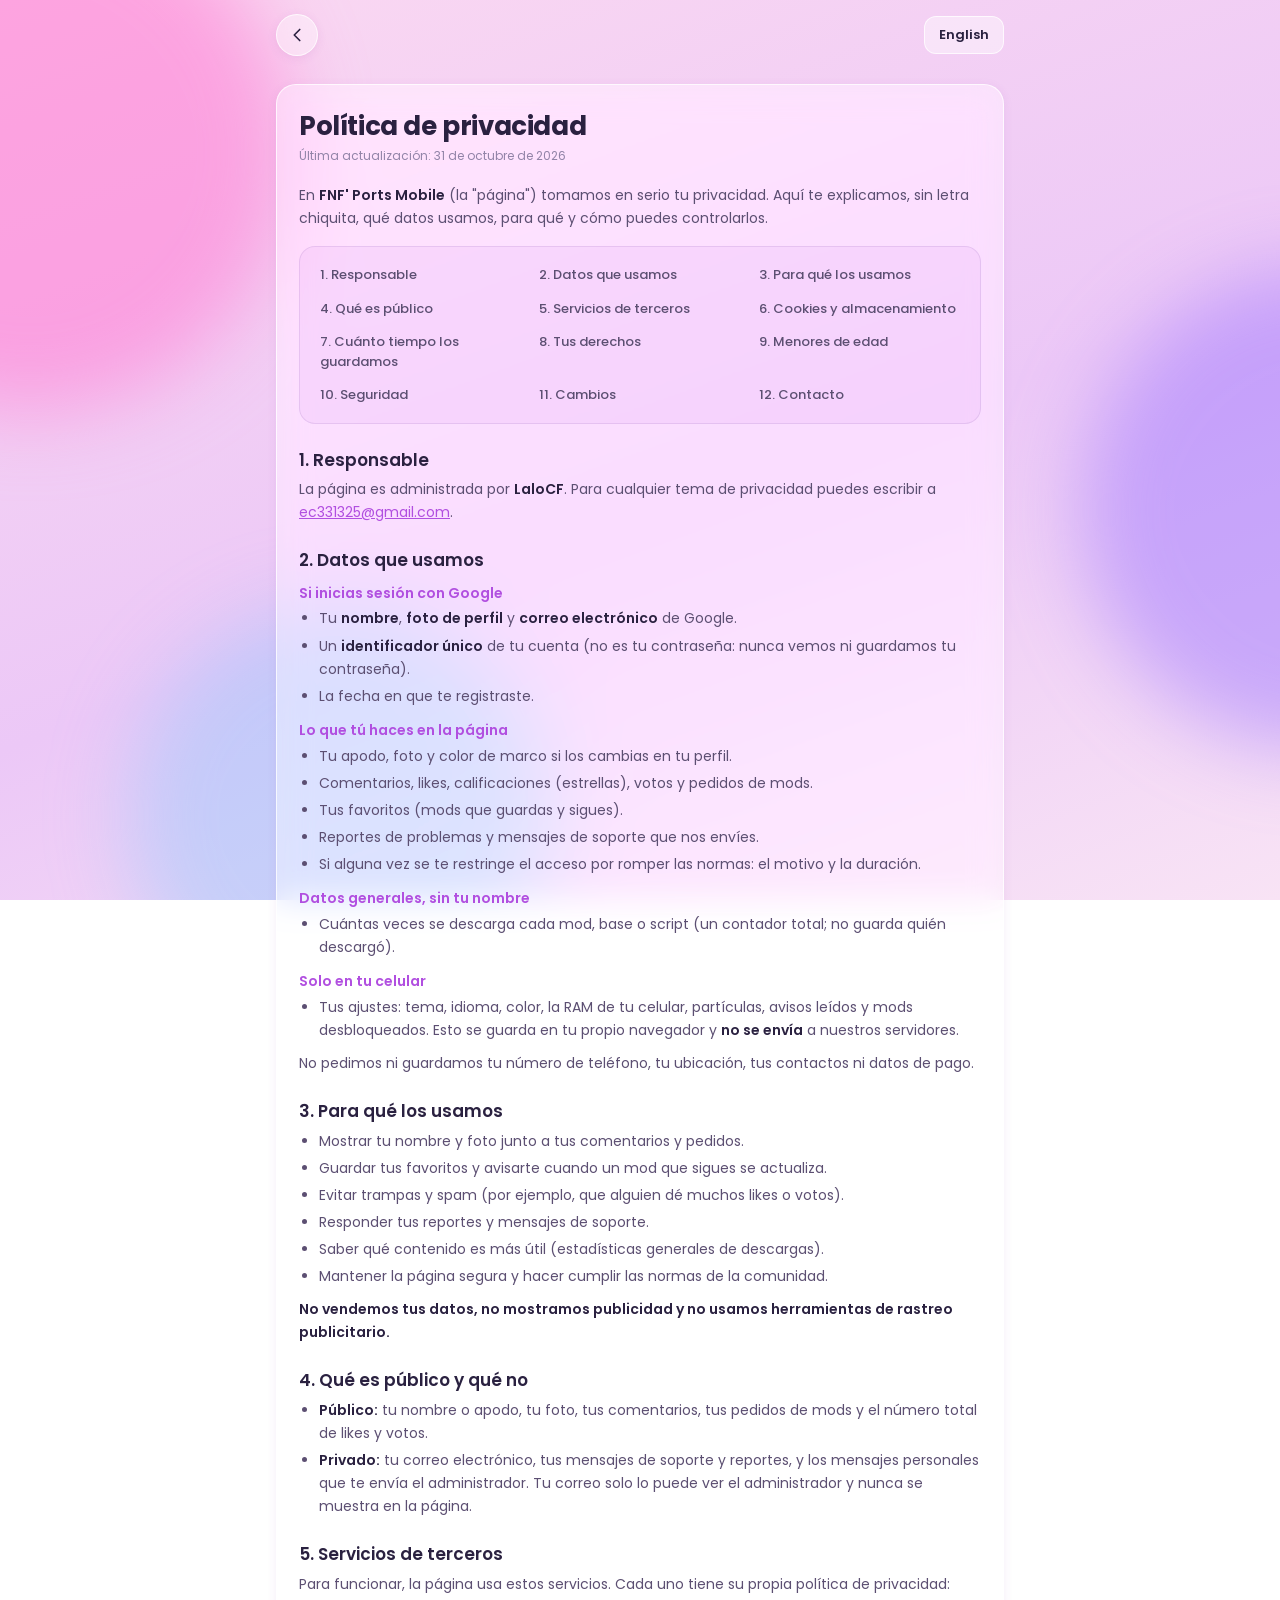
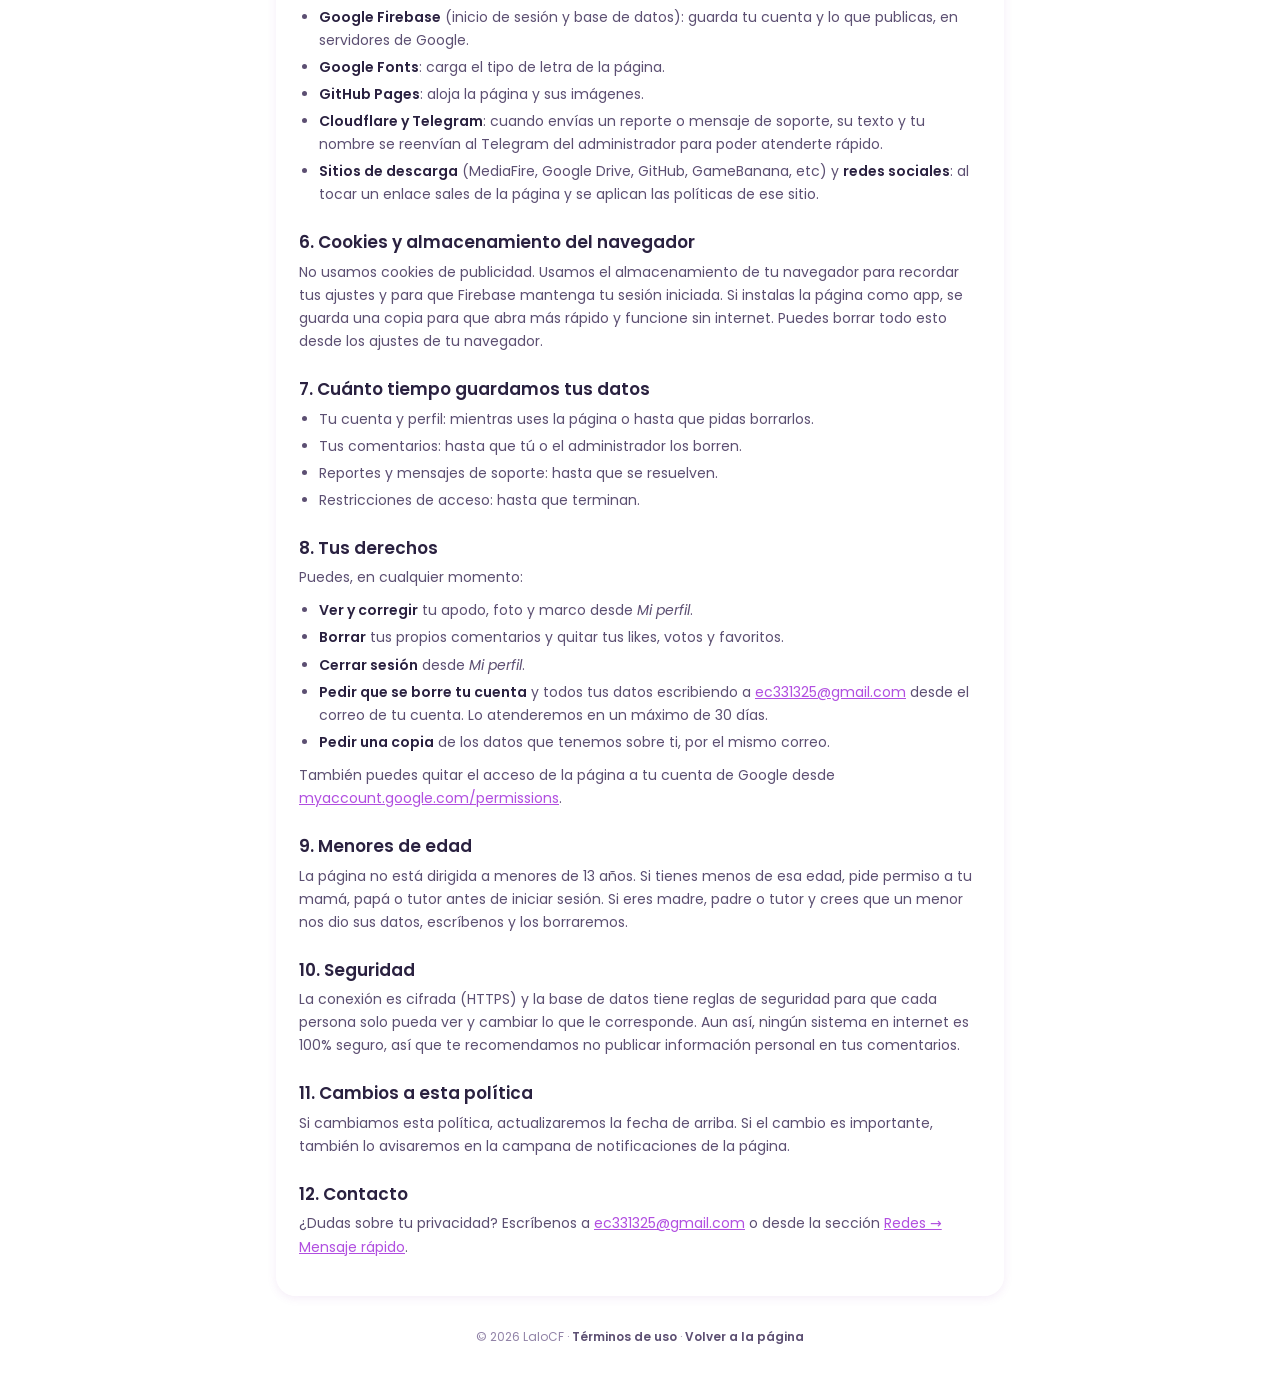
<file: privacidad.html>
<!doctype html>
<html lang="es">

<head>
  <meta charset="utf-8" />
  <meta name="viewport" content="width=device-width, initial-scale=1, viewport-fit=cover" />
  <title>Política de privacidad · FNF' Ports Mobile</title>
  <meta name="description" content="Cómo FNF' Ports Mobile usa y protege tus datos.">
  <link rel="icon" type="image/png" href="assets/icons/logo192.png">
  <link rel="preconnect" href="https://fonts.googleapis.com">
  <link rel="preconnect" href="https://fonts.gstatic.com" crossorigin>
  <link href="https://fonts.googleapis.com/css2?family=Poppins:wght@400;500;600;700&display=swap" rel="stylesheet">
  <script>
    (function () {
      var s = function (k) { try { return localStorage.getItem(k); } catch (e) { return null; } };
      var theme = s('fnf_theme');
      document.documentElement.setAttribute('data-theme', theme === 'dark' || theme === 'oled' ? 'dark' : 'light');
      document.documentElement.lang = s('fnf_lang') === 'en' ? 'en' : 'es';
      var accent = s('customThemeColor');
      if (accent && accent !== '#00eaff') document.documentElement.style.setProperty('--accent', accent);
    })();
  </script>
  <link rel="stylesheet" href="css/style.css">
</head>

<body class="loaded legal-page">
  <div class="bg-blobs" aria-hidden="true"><span></span><span></span><span></span></div>

  <div class="app legal">
    <header class="topbar">
      <a class="icon-btn" href="index.html" aria-label="Volver">
        <svg class="icon" viewBox="0 0 24 24"><path d="m15 18-6-6 6-6"/></svg>
      </a>
      <button class="btn btn-sm btn-ghost" onclick="cambiarIdioma()" id="legal-lang">English</button>
    </header>

    <!-- ===================== ESPAÑOL ===================== -->
    <article class="card glass l-es">
      <h1>Política de privacidad</h1>
      <p class="legal-date">Última actualización: 31 de octubre de 2026</p>

      <p>En <b>FNF' Ports Mobile</b> (la "página") tomamos en serio tu privacidad. Aquí te explicamos, sin letra chiquita, qué datos usamos, para qué y cómo puedes controlarlos.</p>

      <nav class="legal-toc">
        <a href="#es-1">1. Responsable</a>
        <a href="#es-2">2. Datos que usamos</a>
        <a href="#es-3">3. Para qué los usamos</a>
        <a href="#es-4">4. Qué es público</a>
        <a href="#es-5">5. Servicios de terceros</a>
        <a href="#es-6">6. Cookies y almacenamiento</a>
        <a href="#es-7">7. Cuánto tiempo los guardamos</a>
        <a href="#es-8">8. Tus derechos</a>
        <a href="#es-9">9. Menores de edad</a>
        <a href="#es-10">10. Seguridad</a>
        <a href="#es-11">11. Cambios</a>
        <a href="#es-12">12. Contacto</a>
      </nav>

      <h2 id="es-1">1. Responsable</h2>
      <p>La página es administrada por <b>LaloCF</b>. Para cualquier tema de privacidad puedes escribir a <a href="mailto:ec331325@gmail.com?subject=Privacidad%20FNF%20Ports">ec331325@gmail.com</a>.</p>

      <h2 id="es-2">2. Datos que usamos</h2>
      <h3>Si inicias sesión con Google</h3>
      <ul>
        <li>Tu <b>nombre</b>, <b>foto de perfil</b> y <b>correo electrónico</b> de Google.</li>
        <li>Un <b>identificador único</b> de tu cuenta (no es tu contraseña: nunca vemos ni guardamos tu contraseña).</li>
        <li>La fecha en que te registraste.</li>
      </ul>
      <h3>Lo que tú haces en la página</h3>
      <ul>
        <li>Tu apodo, foto y color de marco si los cambias en tu perfil.</li>
        <li>Comentarios, likes, calificaciones (estrellas), votos y pedidos de mods.</li>
        <li>Tus favoritos (mods que guardas y sigues).</li>
        <li>Reportes de problemas y mensajes de soporte que nos envíes.</li>
        <li>Si alguna vez se te restringe el acceso por romper las normas: el motivo y la duración.</li>
      </ul>
      <h3>Datos generales, sin tu nombre</h3>
      <ul>
        <li>Cuántas veces se descarga cada mod, base o script (un contador total; no guarda quién descargó).</li>
      </ul>
      <h3>Solo en tu celular</h3>
      <ul>
        <li>Tus ajustes: tema, idioma, color, la RAM de tu celular, partículas, avisos leídos y mods desbloqueados. Esto se guarda en tu propio navegador y <b>no se envía</b> a nuestros servidores.</li>
      </ul>
      <p>No pedimos ni guardamos tu número de teléfono, tu ubicación, tus contactos ni datos de pago.</p>

      <h2 id="es-3">3. Para qué los usamos</h2>
      <ul>
        <li>Mostrar tu nombre y foto junto a tus comentarios y pedidos.</li>
        <li>Guardar tus favoritos y avisarte cuando un mod que sigues se actualiza.</li>
        <li>Evitar trampas y spam (por ejemplo, que alguien dé muchos likes o votos).</li>
        <li>Responder tus reportes y mensajes de soporte.</li>
        <li>Saber qué contenido es más útil (estadísticas generales de descargas).</li>
        <li>Mantener la página segura y hacer cumplir las normas de la comunidad.</li>
      </ul>
      <p><b>No vendemos tus datos, no mostramos publicidad y no usamos herramientas de rastreo publicitario.</b></p>

      <h2 id="es-4">4. Qué es público y qué no</h2>
      <ul>
        <li><b>Público:</b> tu nombre o apodo, tu foto, tus comentarios, tus pedidos de mods y el número total de likes y votos.</li>
        <li><b>Privado:</b> tu correo electrónico, tus mensajes de soporte y reportes, y los mensajes personales que te envía el administrador. Tu correo solo lo puede ver el administrador y nunca se muestra en la página.</li>
      </ul>

      <h2 id="es-5">5. Servicios de terceros</h2>
      <p>Para funcionar, la página usa estos servicios. Cada uno tiene su propia política de privacidad:</p>
      <ul>
        <li><b>Google Firebase</b> (inicio de sesión y base de datos): guarda tu cuenta y lo que publicas, en servidores de Google.</li>
        <li><b>Google Fonts</b>: carga el tipo de letra de la página.</li>
        <li><b>GitHub Pages</b>: aloja la página y sus imágenes.</li>
        <li><b>Cloudflare y Telegram</b>: cuando envías un reporte o mensaje de soporte, su texto y tu nombre se reenvían al Telegram del administrador para poder atenderte rápido.</li>
        <li><b>Sitios de descarga</b> (MediaFire, Google Drive, GitHub, GameBanana, etc) y <b>redes sociales</b>: al tocar un enlace sales de la página y se aplican las políticas de ese sitio.</li>
      </ul>

      <h2 id="es-6">6. Cookies y almacenamiento del navegador</h2>
      <p>No usamos cookies de publicidad. Usamos el almacenamiento de tu navegador para recordar tus ajustes y para que Firebase mantenga tu sesión iniciada. Si instalas la página como app, se guarda una copia para que abra más rápido y funcione sin internet. Puedes borrar todo esto desde los ajustes de tu navegador.</p>

      <h2 id="es-7">7. Cuánto tiempo guardamos tus datos</h2>
      <ul>
        <li>Tu cuenta y perfil: mientras uses la página o hasta que pidas borrarlos.</li>
        <li>Tus comentarios: hasta que tú o el administrador los borren.</li>
        <li>Reportes y mensajes de soporte: hasta que se resuelven.</li>
        <li>Restricciones de acceso: hasta que terminan.</li>
      </ul>

      <h2 id="es-8">8. Tus derechos</h2>
      <p>Puedes, en cualquier momento:</p>
      <ul>
        <li><b>Ver y corregir</b> tu apodo, foto y marco desde <i>Mi perfil</i>.</li>
        <li><b>Borrar</b> tus propios comentarios y quitar tus likes, votos y favoritos.</li>
        <li><b>Cerrar sesión</b> desde <i>Mi perfil</i>.</li>
        <li><b>Pedir que se borre tu cuenta</b> y todos tus datos escribiendo a <a href="mailto:ec331325@gmail.com?subject=Borrar%20mi%20cuenta%20FNF%20Ports">ec331325@gmail.com</a> desde el correo de tu cuenta. Lo atenderemos en un máximo de 30 días.</li>
        <li><b>Pedir una copia</b> de los datos que tenemos sobre ti, por el mismo correo.</li>
      </ul>
      <p>También puedes quitar el acceso de la página a tu cuenta de Google desde <a href="https://myaccount.google.com/permissions" target="_blank" rel="noopener">myaccount.google.com/permissions</a>.</p>

      <h2 id="es-9">9. Menores de edad</h2>
      <p>La página no está dirigida a menores de 13 años. Si tienes menos de esa edad, pide permiso a tu mamá, papá o tutor antes de iniciar sesión. Si eres madre, padre o tutor y crees que un menor nos dio sus datos, escríbenos y los borraremos.</p>

      <h2 id="es-10">10. Seguridad</h2>
      <p>La conexión es cifrada (HTTPS) y la base de datos tiene reglas de seguridad para que cada persona solo pueda ver y cambiar lo que le corresponde. Aun así, ningún sistema en internet es 100% seguro, así que te recomendamos no publicar información personal en tus comentarios.</p>

      <h2 id="es-11">11. Cambios a esta política</h2>
      <p>Si cambiamos esta política, actualizaremos la fecha de arriba. Si el cambio es importante, también lo avisaremos en la campana de notificaciones de la página.</p>

      <h2 id="es-12">12. Contacto</h2>
      <p>¿Dudas sobre tu privacidad? Escríbenos a <a href="mailto:ec331325@gmail.com?subject=Privacidad%20FNF%20Ports">ec331325@gmail.com</a> o desde la sección <a href="index.html#contact">Redes → Mensaje rápido</a>.</p>
    </article>

    <!-- ===================== ENGLISH ===================== -->
    <article class="card glass l-en">
      <h1>Privacy Policy</h1>
      <p class="legal-date">Last updated: October 31, 2026</p>

      <p>At <b>FNF' Ports Mobile</b> (the "site") we take your privacy seriously. Here is, with no fine print, what data we use, why, and how you can control it.</p>

      <nav class="legal-toc">
        <a href="#en-1">1. Who we are</a>
        <a href="#en-2">2. Data we use</a>
        <a href="#en-3">3. Why we use it</a>
        <a href="#en-4">4. What is public</a>
        <a href="#en-5">5. Third-party services</a>
        <a href="#en-6">6. Cookies and storage</a>
        <a href="#en-7">7. How long we keep it</a>
        <a href="#en-8">8. Your rights</a>
        <a href="#en-9">9. Children</a>
        <a href="#en-10">10. Security</a>
        <a href="#en-11">11. Changes</a>
        <a href="#en-12">12. Contact</a>
      </nav>

      <h2 id="en-1">1. Who we are</h2>
      <p>The site is run by <b>LaloCF</b>. For any privacy matter, email <a href="mailto:ec331325@gmail.com?subject=Privacy%20FNF%20Ports">ec331325@gmail.com</a>.</p>

      <h2 id="en-2">2. Data we use</h2>
      <h3>If you sign in with Google</h3>
      <ul>
        <li>Your Google <b>name</b>, <b>profile photo</b> and <b>email address</b>.</li>
        <li>A <b>unique account identifier</b> (not your password: we never see or store your password).</li>
        <li>The date you signed up.</li>
      </ul>
      <h3>What you do on the site</h3>
      <ul>
        <li>Your nickname, photo and frame color if you change them in your profile.</li>
        <li>Comments, likes, star ratings, votes and mod requests.</li>
        <li>Your favorites (mods you save and follow).</li>
        <li>Problem reports and support messages you send us.</li>
        <li>If your access is ever restricted for breaking the rules: the reason and duration.</li>
      </ul>
      <h3>General data, without your name</h3>
      <ul>
        <li>How many times each mod, engine or script is downloaded (a total count; it does not record who downloaded).</li>
      </ul>
      <h3>Only on your phone</h3>
      <ul>
        <li>Your settings: theme, language, color, your phone's RAM, particles, read notices and unlocked mods. These stay in your own browser and are <b>not sent</b> to our servers.</li>
      </ul>
      <p>We do not ask for or store your phone number, location, contacts or payment details.</p>

      <h2 id="en-3">3. Why we use it</h2>
      <ul>
        <li>To show your name and photo next to your comments and requests.</li>
        <li>To save your favorites and let you know when a mod you follow is updated.</li>
        <li>To prevent cheating and spam (for example, one person adding many likes or votes).</li>
        <li>To answer your reports and support messages.</li>
        <li>To know which content is most useful (general download statistics).</li>
        <li>To keep the site safe and enforce the community rules.</li>
      </ul>
      <p><b>We don't sell your data, we don't show ads and we don't use advertising trackers.</b></p>

      <h2 id="en-4">4. What is public and what isn't</h2>
      <ul>
        <li><b>Public:</b> your name or nickname, your photo, your comments, your mod requests and total like and vote counts.</li>
        <li><b>Private:</b> your email address, your support messages and reports, and personal messages the admin sends you. Only the admin can see your email, and it is never shown on the site.</li>
      </ul>

      <h2 id="en-5">5. Third-party services</h2>
      <p>The site relies on these services. Each one has its own privacy policy:</p>
      <ul>
        <li><b>Google Firebase</b> (sign-in and database): stores your account and what you post, on Google's servers.</li>
        <li><b>Google Fonts</b>: loads the site's typeface.</li>
        <li><b>GitHub Pages</b>: hosts the site and its images.</li>
        <li><b>Cloudflare and Telegram</b>: when you send a report or support message, its text and your name are forwarded to the admin's Telegram so we can help you quickly.</li>
        <li><b>Download sites</b> (MediaFire, Google Drive, GitHub, GameBanana) and <b>social networks</b>: when you tap a link you leave the site and that site's policies apply.</li>
      </ul>

      <h2 id="en-6">6. Cookies and browser storage</h2>
      <p>We don't use advertising cookies. We use your browser's storage to remember your settings and so Firebase can keep you signed in. If you install the site as an app, a copy is saved so it opens faster and works offline. You can clear all of this from your browser settings.</p>

      <h2 id="en-7">7. How long we keep your data</h2>
      <ul>
        <li>Your account and profile: while you use the site or until you ask us to delete them.</li>
        <li>Your comments: until you or the admin delete them.</li>
        <li>Reports and support messages: until they are resolved.</li>
        <li>Access restrictions: until they end.</li>
      </ul>

      <h2 id="en-8">8. Your rights</h2>
      <p>At any time you can:</p>
      <ul>
        <li><b>View and correct</b> your nickname, photo and frame in <i>My profile</i>.</li>
        <li><b>Delete</b> your own comments and remove your likes, votes and favorites.</li>
        <li><b>Sign out</b> from <i>My profile</i>.</li>
        <li><b>Ask us to delete your account</b> and all your data by emailing <a href="mailto:ec331325@gmail.com?subject=Delete%20my%20account%20FNF%20Ports">ec331325@gmail.com</a> from your account's email. We will handle it within 30 days.</li>
        <li><b>Ask for a copy</b> of the data we hold about you, at the same address.</li>
      </ul>
      <p>You can also remove the site's access to your Google account at <a href="https://myaccount.google.com/permissions" target="_blank" rel="noopener">myaccount.google.com/permissions</a>.</p>

      <h2 id="en-9">9. Children</h2>
      <p>The site is not directed at children under 13. If you are younger than that, ask a parent or guardian before signing in. If you are a parent or guardian and believe a child gave us their data, contact us and we will delete it.</p>

      <h2 id="en-10">10. Security</h2>
      <p>The connection is encrypted (HTTPS) and the database has security rules so each person can only see and change what belongs to them. Still, no system on the internet is 100% secure, so we recommend not posting personal information in your comments.</p>

      <h2 id="en-11">11. Changes to this policy</h2>
      <p>If we change this policy, we will update the date above. If the change is important, we will also announce it in the site's notification bell.</p>

      <h2 id="en-12">12. Contact</h2>
      <p>Questions about your privacy? Email <a href="mailto:ec331325@gmail.com?subject=Privacy%20FNF%20Ports">ec331325@gmail.com</a> or use <a href="index.html#contact">Socials → Quick message</a>.</p>
    </article>

    <footer>
      © <span id="year">2026</span> LaloCF ·
      <a href="terminos.html" class="l-es">Términos de uso</a><a href="terminos.html" class="l-en">Terms of Use</a> ·
      <a href="index.html" class="l-es">Volver a la página</a><a href="index.html" class="l-en">Back to the site</a>
    </footer>
  </div>

  <script>
    document.getElementById('year').textContent = new Date().getFullYear();
    function pintarBoton() {
      document.getElementById('legal-lang').textContent = document.documentElement.lang === 'en' ? 'Español' : 'English';
    }
    function cambiarIdioma() {
      var next = document.documentElement.lang === 'en' ? 'es' : 'en';
      document.documentElement.lang = next;
      try { localStorage.setItem('fnf_lang', next); } catch (e) { }
      pintarBoton();
      window.scrollTo({ top: 0, behavior: 'smooth' });
    }
    pintarBoton();
  </script>
</body>

</html>
</file>
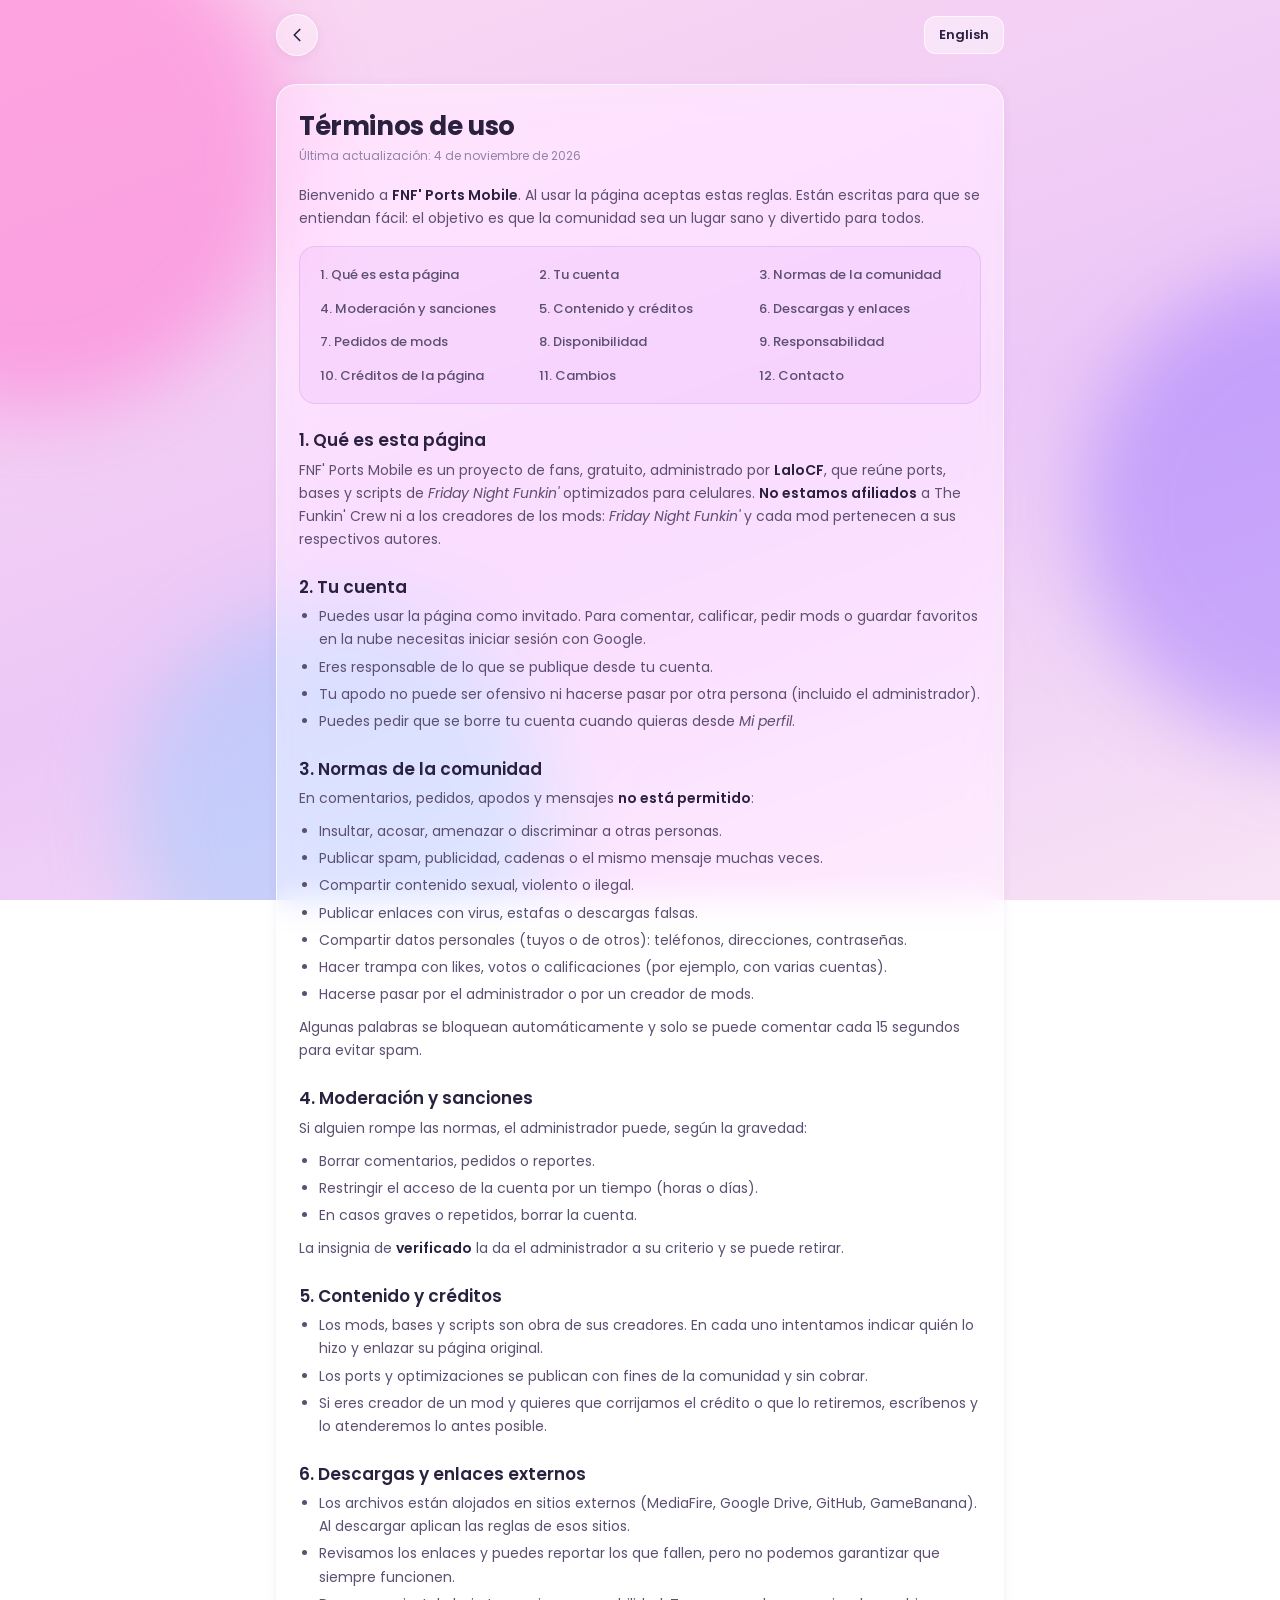
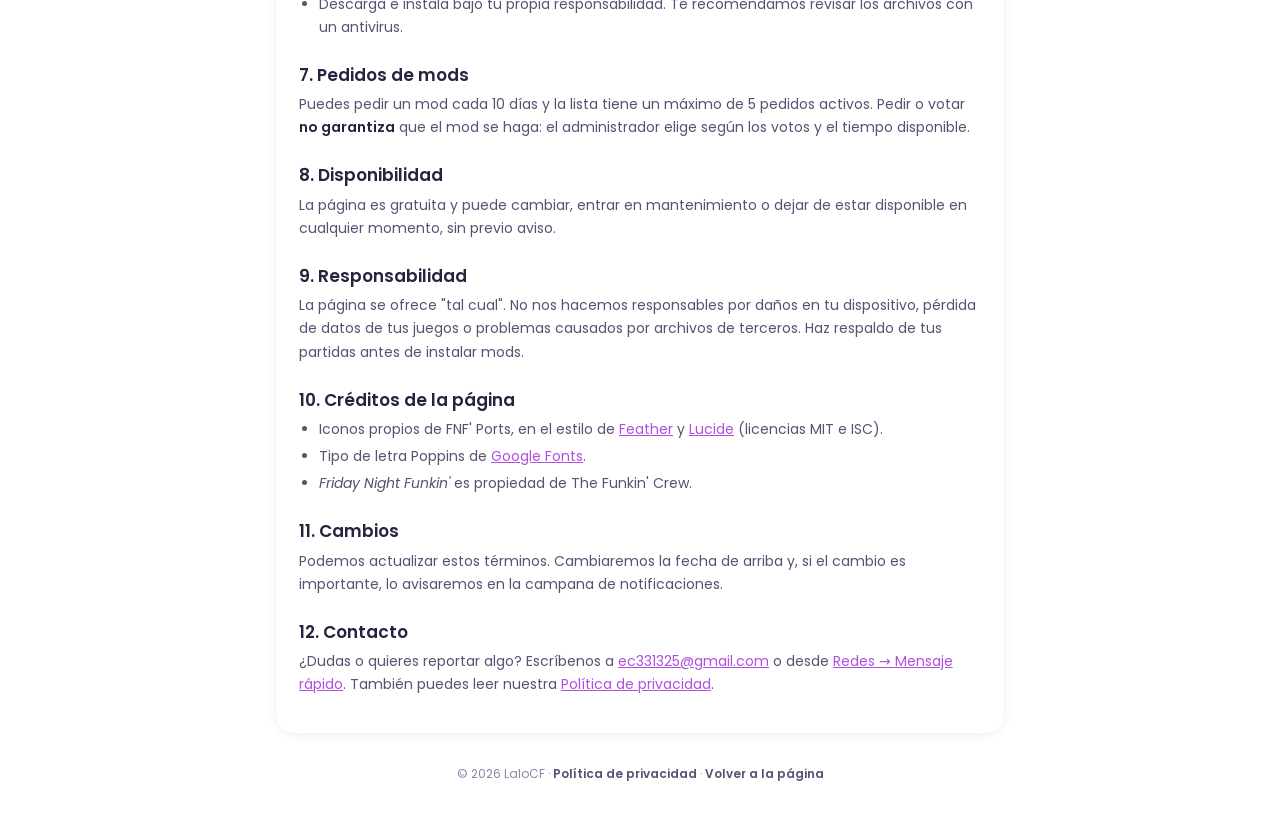
<file: terminos.html>
<!doctype html>
<html lang="es">

<head>
  <meta charset="utf-8" />
  <meta name="viewport" content="width=device-width, initial-scale=1, viewport-fit=cover" />
  <title>Términos de uso · FNF' Ports Mobile</title>
  <meta name="description" content="Normas de la comunidad y condiciones de uso de FNF' Ports Mobile.">
  <link rel="icon" type="image/png" href="assets/icons/logo192.png">
  <link rel="preconnect" href="https://fonts.googleapis.com">
  <link rel="preconnect" href="https://fonts.gstatic.com" crossorigin>
  <link href="https://fonts.googleapis.com/css2?family=Poppins:wght@400;500;600;700&display=swap" rel="stylesheet">
  <script>
    (function () {
      var s = function (k) { try { return localStorage.getItem(k); } catch (e) { return null; } };
      var theme = s('fnf_theme');
      document.documentElement.setAttribute('data-theme', theme === 'dark' || theme === 'oled' ? 'dark' : 'light');
      document.documentElement.lang = s('fnf_lang') === 'en' ? 'en' : 'es';
      var accent = s('customThemeColor');
      if (accent && accent !== '#00eaff') document.documentElement.style.setProperty('--accent', accent);
    })();
  </script>
  <link rel="stylesheet" href="css/style.css">
</head>

<body class="loaded legal-page">
  <div class="bg-blobs" aria-hidden="true"><span></span><span></span><span></span></div>

  <div class="app legal">
    <header class="topbar">
      <a class="icon-btn" href="index.html" aria-label="Volver">
        <svg class="icon" viewBox="0 0 24 24"><path d="m15 18-6-6 6-6"/></svg>
      </a>
      <button class="btn btn-sm btn-ghost" onclick="cambiarIdioma()" id="legal-lang">English</button>
    </header>

    <!-- ===================== ESPAÑOL ===================== -->
    <article class="card glass l-es">
      <h1>Términos de uso</h1>
      <p class="legal-date">Última actualización: 4 de noviembre de 2026</p>

      <p>Bienvenido a <b>FNF' Ports Mobile</b>. Al usar la página aceptas estas reglas. Están escritas para que se entiendan fácil: el objetivo es que la comunidad sea un lugar sano y divertido para todos.</p>

      <nav class="legal-toc">
        <a href="#es-1">1. Qué es esta página</a>
        <a href="#es-2">2. Tu cuenta</a>
        <a href="#es-3">3. Normas de la comunidad</a>
        <a href="#es-4">4. Moderación y sanciones</a>
        <a href="#es-5">5. Contenido y créditos</a>
        <a href="#es-6">6. Descargas y enlaces</a>
        <a href="#es-7">7. Pedidos de mods</a>
        <a href="#es-8">8. Disponibilidad</a>
        <a href="#es-9">9. Responsabilidad</a>
        <a href="#es-10">10. Créditos de la página</a>
        <a href="#es-11">11. Cambios</a>
        <a href="#es-12">12. Contacto</a>
      </nav>

      <h2 id="es-1">1. Qué es esta página</h2>
      <p>FNF' Ports Mobile es un proyecto de fans, gratuito, administrado por <b>LaloCF</b>, que reúne ports, bases y scripts de <i>Friday Night Funkin'</i> optimizados para celulares. <b>No estamos afiliados</b> a The Funkin' Crew ni a los creadores de los mods: <i>Friday Night Funkin'</i> y cada mod pertenecen a sus respectivos autores.</p>

      <h2 id="es-2">2. Tu cuenta</h2>
      <ul>
        <li>Puedes usar la página como invitado. Para comentar, calificar, pedir mods o guardar favoritos en la nube necesitas iniciar sesión con Google.</li>
        <li>Eres responsable de lo que se publique desde tu cuenta.</li>
        <li>Tu apodo no puede ser ofensivo ni hacerse pasar por otra persona (incluido el administrador).</li>
        <li>Puedes pedir que se borre tu cuenta cuando quieras desde <i>Mi perfil</i>.</li>
      </ul>

      <h2 id="es-3">3. Normas de la comunidad</h2>
      <p>En comentarios, pedidos, apodos y mensajes <b>no está permitido</b>:</p>
      <ul>
        <li>Insultar, acosar, amenazar o discriminar a otras personas.</li>
        <li>Publicar spam, publicidad, cadenas o el mismo mensaje muchas veces.</li>
        <li>Compartir contenido sexual, violento o ilegal.</li>
        <li>Publicar enlaces con virus, estafas o descargas falsas.</li>
        <li>Compartir datos personales (tuyos o de otros): teléfonos, direcciones, contraseñas.</li>
        <li>Hacer trampa con likes, votos o calificaciones (por ejemplo, con varias cuentas).</li>
        <li>Hacerse pasar por el administrador o por un creador de mods.</li>
      </ul>
      <p>Algunas palabras se bloquean automáticamente y solo se puede comentar cada 15 segundos para evitar spam.</p>

      <h2 id="es-4">4. Moderación y sanciones</h2>
      <p>Si alguien rompe las normas, el administrador puede, según la gravedad:</p>
      <ul>
        <li>Borrar comentarios, pedidos o reportes.</li>
        <li>Restringir el acceso de la cuenta por un tiempo (horas o días).</li>
        <li>En casos graves o repetidos, borrar la cuenta.</li>
      </ul>
      <p>La insignia de <b>verificado</b> la da el administrador a su criterio y se puede retirar.</p>

      <h2 id="es-5">5. Contenido y créditos</h2>
      <ul>
        <li>Los mods, bases y scripts son obra de sus creadores. En cada uno intentamos indicar quién lo hizo y enlazar su página original.</li>
        <li>Los ports y optimizaciones se publican con fines de la comunidad y sin cobrar.</li>
        <li>Si eres creador de un mod y quieres que corrijamos el crédito o que lo retiremos, escríbenos y lo atenderemos lo antes posible.</li>
      </ul>

      <h2 id="es-6">6. Descargas y enlaces externos</h2>
      <ul>
        <li>Los archivos están alojados en sitios externos (MediaFire, Google Drive, GitHub, GameBanana). Al descargar aplican las reglas de esos sitios.</li>
        <li>Revisamos los enlaces y puedes reportar los que fallen, pero no podemos garantizar que siempre funcionen.</li>
        <li>Descarga e instala bajo tu propia responsabilidad. Te recomendamos revisar los archivos con un antivirus.</li>
      </ul>

      <h2 id="es-7">7. Pedidos de mods</h2>
      <p>Puedes pedir un mod cada 10 días y la lista tiene un máximo de 5 pedidos activos. Pedir o votar <b>no garantiza</b> que el mod se haga: el administrador elige según los votos y el tiempo disponible.</p>

      <h2 id="es-8">8. Disponibilidad</h2>
      <p>La página es gratuita y puede cambiar, entrar en mantenimiento o dejar de estar disponible en cualquier momento, sin previo aviso.</p>

      <h2 id="es-9">9. Responsabilidad</h2>
      <p>La página se ofrece "tal cual". No nos hacemos responsables por daños en tu dispositivo, pérdida de datos de tus juegos o problemas causados por archivos de terceros. Haz respaldo de tus partidas antes de instalar mods.</p>

      <h2 id="es-10">10. Créditos de la página</h2>
      <ul>
        <li>Iconos propios de FNF' Ports, en el estilo de <a href="https://feathericons.com" target="_blank" rel="noopener">Feather</a> y <a href="https://lucide.dev" target="_blank" rel="noopener">Lucide</a> (licencias MIT e ISC).</li>
        <li>Tipo de letra Poppins de <a href="https://fonts.google.com" target="_blank" rel="noopener">Google Fonts</a>.</li>
        <li><i>Friday Night Funkin'</i> es propiedad de The Funkin' Crew.</li>
      </ul>

      <h2 id="es-11">11. Cambios</h2>
      <p>Podemos actualizar estos términos. Cambiaremos la fecha de arriba y, si el cambio es importante, lo avisaremos en la campana de notificaciones.</p>

      <h2 id="es-12">12. Contacto</h2>
      <p>¿Dudas o quieres reportar algo? Escríbenos a <a href="mailto:ec331325@gmail.com?subject=T%C3%A9rminos%20FNF%20Ports">ec331325@gmail.com</a> o desde <a href="index.html#contact">Redes → Mensaje rápido</a>. También puedes leer nuestra <a href="privacidad.html">Política de privacidad</a>.</p>
    </article>

    <!-- ===================== ENGLISH ===================== -->
    <article class="card glass l-en">
      <h1>Terms of Use</h1>
      <p class="legal-date">Last updated: November 4, 2026</p>

      <p>Welcome to <b>FNF' Ports Mobile</b>. By using the site you accept these rules. They are written to be easy to understand: the goal is to keep the community a healthy, fun place for everyone.</p>

      <nav class="legal-toc">
        <a href="#en-1">1. What this site is</a>
        <a href="#en-2">2. Your account</a>
        <a href="#en-3">3. Community rules</a>
        <a href="#en-4">4. Moderation</a>
        <a href="#en-5">5. Content and credits</a>
        <a href="#en-6">6. Downloads and links</a>
        <a href="#en-7">7. Mod requests</a>
        <a href="#en-8">8. Availability</a>
        <a href="#en-9">9. Liability</a>
        <a href="#en-10">10. Site credits</a>
        <a href="#en-11">11. Changes</a>
        <a href="#en-12">12. Contact</a>
      </nav>

      <h2 id="en-1">1. What this site is</h2>
      <p>FNF' Ports Mobile is a free fan project run by <b>LaloCF</b> that gathers ports, engines and scripts of <i>Friday Night Funkin'</i> optimized for phones. <b>We are not affiliated</b> with The Funkin' Crew or the mod creators: <i>Friday Night Funkin'</i> and each mod belong to their respective authors.</p>

      <h2 id="en-2">2. Your account</h2>
      <ul>
        <li>You can use the site as a guest. To comment, rate, request mods or save favorites to the cloud you need to sign in with Google.</li>
        <li>You are responsible for what is posted from your account.</li>
        <li>Your nickname can't be offensive or impersonate someone else (including the admin).</li>
        <li>You can ask for your account to be deleted at any time from <i>My profile</i>.</li>
      </ul>

      <h2 id="en-3">3. Community rules</h2>
      <p>In comments, requests, nicknames and messages <b>it is not allowed</b> to:</p>
      <ul>
        <li>Insult, harass, threaten or discriminate against others.</li>
        <li>Post spam, ads, chain messages or the same message many times.</li>
        <li>Share sexual, violent or illegal content.</li>
        <li>Post links with viruses, scams or fake downloads.</li>
        <li>Share personal data (yours or others'): phone numbers, addresses, passwords.</li>
        <li>Cheat with likes, votes or ratings (for example, with multiple accounts).</li>
        <li>Impersonate the admin or a mod creator.</li>
      </ul>
      <p>Some words are blocked automatically and you can only comment once every 15 seconds to prevent spam.</p>

      <h2 id="en-4">4. Moderation</h2>
      <p>If someone breaks the rules, the admin may, depending on how serious it is:</p>
      <ul>
        <li>Delete comments, requests or reports.</li>
        <li>Restrict the account for a while (hours or days).</li>
        <li>In serious or repeated cases, delete the account.</li>
      </ul>
      <p>The <b>verified</b> badge is given by the admin at their discretion and can be removed.</p>

      <h2 id="en-5">5. Content and credits</h2>
      <ul>
        <li>Mods, engines and scripts are the work of their creators. For each one we try to show who made it and link to its original page.</li>
        <li>Ports and optimizations are shared for the community and free of charge.</li>
        <li>If you created a mod and want us to fix the credit or take it down, contact us and we will handle it as soon as possible.</li>
      </ul>

      <h2 id="en-6">6. Downloads and external links</h2>
      <ul>
        <li>Files are hosted on external sites (MediaFire, Google Drive, GitHub, GameBanana). Their rules apply when you download.</li>
        <li>We check links and you can report broken ones, but we can't guarantee they always work.</li>
        <li>Download and install at your own risk. We recommend scanning files with an antivirus.</li>
      </ul>

      <h2 id="en-7">7. Mod requests</h2>
      <p>You can request one mod every 10 days and the list holds up to 5 active requests. Requesting or voting <b>doesn't guarantee</b> the mod will be made: the admin chooses based on votes and available time.</p>

      <h2 id="en-8">8. Availability</h2>
      <p>The site is free and may change, go into maintenance or become unavailable at any time without notice.</p>

      <h2 id="en-9">9. Liability</h2>
      <p>The site is provided "as is". We are not responsible for damage to your device, loss of game data or problems caused by third-party files. Back up your saves before installing mods.</p>

      <h2 id="en-10">10. Site credits</h2>
      <ul>
        <li>Custom FNF' Ports icons, in the style of <a href="https://feathericons.com" target="_blank" rel="noopener">Feather</a> and <a href="https://lucide.dev" target="_blank" rel="noopener">Lucide</a> (MIT and ISC licenses).</li>
        <li>Poppins typeface from <a href="https://fonts.google.com" target="_blank" rel="noopener">Google Fonts</a>.</li>
        <li><i>Friday Night Funkin'</i> is owned by The Funkin' Crew.</li>
      </ul>

      <h2 id="en-11">11. Changes</h2>
      <p>We may update these terms. We will change the date above and, if the change is important, announce it in the notification bell.</p>

      <h2 id="en-12">12. Contact</h2>
      <p>Questions or want to report something? Email <a href="mailto:ec331325@gmail.com?subject=Terms%20FNF%20Ports">ec331325@gmail.com</a> or use <a href="index.html#contact">Socials → Quick message</a>. You can also read our <a href="privacidad.html">Privacy Policy</a>.</p>
    </article>

    <footer>
      © <span id="year">2026</span> LaloCF ·
      <a href="privacidad.html" class="l-es">Política de privacidad</a><a href="privacidad.html" class="l-en">Privacy Policy</a> ·
      <a href="index.html" class="l-es">Volver a la página</a><a href="index.html" class="l-en">Back to the site</a>
    </footer>
  </div>

  <script>
    document.getElementById('year').textContent = new Date().getFullYear();
    function pintarBoton() {
      document.getElementById('legal-lang').textContent = document.documentElement.lang === 'en' ? 'Español' : 'English';
    }
    function cambiarIdioma() {
      var next = document.documentElement.lang === 'en' ? 'es' : 'en';
      document.documentElement.lang = next;
      try { localStorage.setItem('fnf_lang', next); } catch (e) { }
      pintarBoton();
      window.scrollTo({ top: 0, behavior: 'smooth' });
    }
    pintarBoton();
  </script>
</body>

</html>
</file>
<file: css/style.css>
/* =========================================================
   FNF' Ports Mobile — Diseño Glass (rosa / lila)
   Un solo archivo de estilos. Tokens arriba, componentes abajo.
   ========================================================= */

@font-face {
  font-family: 'Funkin';
  src: url('../assets/fonts/funkin.ttf') format('truetype'),
       url('https://raw.githubusercontent.com/LaloCF2/fnf_ports/main/assets/fonts/funkin.ttf') format('truetype');
  font-display: swap;
}

/* ---------- Tokens (tema claro, por defecto) ---------- */
:root {
  --accent: #b14fe0;
  --accent-2: #7b5cf6;
  --accent-grad: linear-gradient(135deg, #e07ad0 0%, var(--accent) 45%, var(--accent-2) 100%);

  --bg-1: #fbd9f1;
  --bg-2: #ecc8f7;
  --bg-3: #f8e3f5;
  --blob-1: rgba(255, 120, 210, 0.55);
  --blob-2: rgba(150, 110, 255, 0.45);
  --blob-3: rgba(120, 200, 255, 0.35);

  --glass: rgba(255, 255, 255, 0.42);
  --glass-strong: rgba(255, 255, 255, 0.72);
  --glass-border: rgba(255, 255, 255, 0.75);
  --glass-blur: 16px;

  --text: #2a2140;
  --text-2: #5c4f72;
  --muted: #9284a8;
  --line: rgba(120, 80, 160, 0.14);

  --ok: #19b56b;
  --warn: #f2a516;
  --danger: #ef3e6d;
  --gama-low: #19b56b;
  --gama-mid: #f2a516;
  --gama-high: #ef3e6d;

  --shadow-sm: 0 2px 10px rgba(150, 70, 180, 0.10);
  --shadow: 0 10px 30px rgba(150, 70, 180, 0.16);
  --shadow-lg: 0 24px 60px rgba(120, 50, 160, 0.24);

  --r-sm: 12px;
  --r: 20px;
  --r-lg: 28px;

  --ease: cubic-bezier(.22, .8, .24, 1);
  --spring: cubic-bezier(.34, 1.45, .55, 1);

  --nav-h: 68px;
  --safe-b: env(safe-area-inset-bottom, 0px);

  color-scheme: light;
}

:root[data-theme="dark"] {
  --bg-1: #1b1027;
  --bg-2: #24123a;
  --bg-3: #160d22;
  --blob-1: rgba(225, 80, 190, 0.35);
  --blob-2: rgba(120, 80, 255, 0.32);
  --blob-3: rgba(60, 140, 255, 0.20);

  --glass: rgba(255, 255, 255, 0.07);
  --glass-strong: rgba(40, 24, 58, 0.86);
  --glass-border: rgba(255, 255, 255, 0.12);

  --text: #f6eefc;
  --text-2: #d3c4e4;
  --muted: #a493b9;
  --line: rgba(255, 255, 255, 0.10);

  --shadow-sm: 0 2px 10px rgba(0, 0, 0, 0.25);
  --shadow: 0 10px 30px rgba(0, 0, 0, 0.35);
  --shadow-lg: 0 24px 60px rgba(0, 0, 0, 0.5);

  color-scheme: dark;
}

/* ---------- Base ---------- */
*, *::before, *::after { box-sizing: border-box; }

html { -webkit-text-size-adjust: 100%; scroll-behavior: smooth; }

body {
  margin: 0;
  min-height: 100vh;
  min-height: 100dvh;
  font-family: 'Poppins', system-ui, -apple-system, 'Segoe UI', Roboto, sans-serif;
  font-size: 15px;
  line-height: 1.5;
  color: var(--text);
  background: linear-gradient(160deg, var(--bg-1) 0%, var(--bg-2) 55%, var(--bg-3) 100%) fixed;
  -webkit-tap-highlight-color: transparent;
  overflow-x: hidden;
  transition: background-color .4s var(--ease), color .3s var(--ease);
}

/* Burbujas de fondo: fijas, solo transform (GPU) */
.bg-blobs { position: fixed; inset: 0; z-index: -1; overflow: hidden; pointer-events: none; }
.bg-blobs span {
  position: absolute;
  border-radius: 50%;
  filter: blur(40px);
  will-change: transform;
  animation: blob-float 18s ease-in-out infinite alternate;
}
.bg-blobs span:nth-child(1) { width: 60vw; height: 60vw; max-width: 520px; max-height: 520px; top: -12%; left: -18%; background: var(--blob-1); }
.bg-blobs span:nth-child(2) { width: 55vw; height: 55vw; max-width: 480px; max-height: 480px; top: 30%; right: -22%; background: var(--blob-2); animation-delay: -6s; }
.bg-blobs span:nth-child(3) { width: 50vw; height: 50vw; max-width: 420px; max-height: 420px; bottom: -14%; left: 10%; background: var(--blob-3); animation-delay: -12s; }

@keyframes blob-float {
  from { transform: translate3d(0, 0, 0) scale(1); }
  to   { transform: translate3d(4vw, 3vh, 0) scale(1.12); }
}

img { max-width: 100%; display: block; }
a { color: var(--accent); }
button { font: inherit; color: inherit; }
input, textarea, select { font: inherit; color: var(--text); }
h1, h2, h3, h4 { margin: 0; line-height: 1.2; }
p { margin: 0; }
b, strong { font-weight: 600; }

.icon { width: 22px; height: 22px; flex-shrink: 0; fill: none; stroke: currentColor; stroke-width: 1.8; stroke-linecap: round; stroke-linejoin: round; }
.icon-sm { width: 16px; height: 16px; }
.icon-lg { width: 28px; height: 28px; }

.hidden, [hidden] { display: none !important; }
.sr-only { position: absolute; width: 1px; height: 1px; overflow: hidden; clip: rect(0 0 0 0); }

/* ---------- Superficie glass reutilizable ---------- */
.glass {
  background: var(--glass);
  border: 1px solid var(--glass-border);
  border-radius: var(--r);
  box-shadow: var(--shadow-sm);
  backdrop-filter: blur(var(--glass-blur)) saturate(140%);
  -webkit-backdrop-filter: blur(var(--glass-blur)) saturate(140%);
}

/* ---------- Loader ---------- */
#global-loader {
  position: fixed; inset: 0; z-index: 9999;
  display: grid; place-items: center; align-content: center; gap: 18px;
  background: linear-gradient(160deg, var(--bg-1), var(--bg-2));
  transition: opacity .45s var(--ease), visibility .45s;
}
#global-loader .spinner {
  width: 54px; height: 54px; border-radius: 50%;
  border: 4px solid rgba(177, 79, 224, 0.18);
  border-top-color: var(--accent);
  animation: spin .8s linear infinite;
}
#global-loader p { font-weight: 600; letter-spacing: 3px; font-size: 12px; color: var(--text-2); text-transform: uppercase; }
body.loaded #global-loader { opacity: 0; visibility: hidden; pointer-events: none; }
@keyframes spin { to { transform: rotate(360deg); } }

/* ---------- Layout ---------- */
.app {
  max-width: 980px;
  margin: 0 auto;
  padding: 18px 16px calc(var(--nav-h) + 48px + var(--safe-b));
}

/* Sin zoom con doble toque (los botones siguen respondiendo normal) y sin agrandar letras al girar el celular */
html { touch-action: manipulation; -webkit-text-size-adjust: 100%; text-size-adjust: 100%; }

/* ---------- Top bar (fija arriba al bajar) ---------- */
.topbar {
  position: sticky; top: 0; z-index: 60;
  display: flex; align-items: center; justify-content: space-between; gap: 12px;
  margin: -18px -16px 18px;
  padding: calc(14px + env(safe-area-inset-top, 0px)) 16px 10px;
  transition: background .3s var(--ease), box-shadow .3s var(--ease), padding .3s var(--ease);
}
/* Al bajar, se vuelve de cristal para que se lea encima del contenido */
.topbar.is-scrolled {
  background: var(--glass-strong);
  backdrop-filter: blur(var(--glass-blur)) saturate(150%);
  -webkit-backdrop-filter: blur(var(--glass-blur)) saturate(150%);
  box-shadow: 0 6px 20px rgba(120, 50, 160, .14);
  border-bottom: 1px solid var(--glass-border);
  padding-top: calc(8px + env(safe-area-inset-top, 0px)); padding-bottom: 8px;
}
.topbar.is-scrolled .greet h1 { font-size: 19px; }
.greet h1 { transition: font-size .3s var(--ease); }
body.low-end-mode .topbar.is-scrolled { backdrop-filter: none; -webkit-backdrop-filter: none; }
.greet small { display: block; font-size: 13px; color: var(--muted); font-weight: 500; }
.greet h1 { font-size: 22px; font-weight: 600; letter-spacing: -.3px; }
.topbar-actions { display: flex; align-items: center; gap: 8px; }

.icon-btn {
  position: relative;
  width: 42px; height: 42px;
  display: inline-grid; place-items: center;
  border-radius: 50%;
  border: 1px solid var(--glass-border);
  background: var(--glass);
  color: var(--text);
  cursor: pointer;
  box-shadow: var(--shadow-sm);
  backdrop-filter: blur(10px); -webkit-backdrop-filter: blur(10px);
  transition: transform .2s var(--spring), background .2s;
}
.icon-btn:active { transform: scale(.9); }
.icon-btn .lang-label { font-size: 12px; font-weight: 700; }

.avatar-btn { padding: 0; overflow: hidden; }
.avatar-btn img { width: 100%; height: 100%; object-fit: cover; }

.badge-dot {
  position: absolute; top: -3px; right: -3px;
  min-width: 18px; height: 18px; padding: 0 5px;
  border-radius: 9px;
  background: var(--danger); color: #fff;
  font-size: 10px; font-weight: 700; line-height: 18px; text-align: center;
  box-shadow: 0 0 0 2px var(--bg-1);
}

/* ---------- Status chip ---------- */
.status-chip {
  display: inline-flex; align-items: center; gap: 8px;
  padding: 6px 12px; border-radius: 99px;
  background: var(--glass); border: 1px solid var(--glass-border);
  font-size: 12px; font-weight: 500; color: var(--text-2);
}
.status-dot { width: 8px; height: 8px; border-radius: 50%; background: var(--muted); transition: background .3s; }
.status-dot.online { background: var(--ok); box-shadow: 0 0 0 4px rgba(25, 181, 107, .18); animation: pulse 2s ease-in-out infinite; }
@keyframes pulse { 50% { box-shadow: 0 0 0 7px rgba(25, 181, 107, 0); } }

/* ---------- Secciones (transición suave) ---------- */
.section { display: none; }
.section.active { display: block; animation: section-in .45s var(--ease) both; }
@keyframes section-in {
  from { opacity: 0; transform: translateY(14px); }
  to   { opacity: 1; transform: none; }
}
/* Al cambiar desde el menú: entra desde el lado hacia el que avanzas */
.section.active.sec-next { animation: sec-in-next .4s var(--ease) both; }
.section.active.sec-prev { animation: sec-in-prev .4s var(--ease) both; }
.section.active.sec-out { animation: sec-out-next .15s ease-in both; pointer-events: none; }
.section.active.sec-out.sec-prev { animation-name: sec-out-prev; }
@keyframes sec-in-next { from { opacity: 0; transform: translateX(32px) scale(.985); } to { opacity: 1; transform: none; } }
@keyframes sec-in-prev { from { opacity: 0; transform: translateX(-32px) scale(.985); } to { opacity: 1; transform: none; } }
@keyframes sec-out-next { to { opacity: 0; transform: translateX(-18px) scale(.99); } }
@keyframes sec-out-prev { to { opacity: 0; transform: translateX(18px) scale(.99); } }
body.low-end-mode .section.active { animation: none !important; }

.section-head { display: flex; align-items: center; justify-content: space-between; gap: 10px; margin: 6px 0 14px; }
.section-head h2 { font-size: 20px; font-weight: 600; }
.section-head .count { font-size: 12px; color: var(--muted); font-weight: 500; }

/* Entrada escalonada de tarjetas */
.stagger > * { animation: card-in .5s var(--ease) both; animation-delay: calc(var(--i, 0) * 45ms); }
@keyframes card-in {
  from { opacity: 0; transform: translateY(16px) scale(.98); }
  to   { opacity: 1; transform: none; }
}

/* ---------- Hero ---------- */
.hero {
  position: relative; overflow: hidden;
  padding: 26px 22px;
  border-radius: var(--r-lg);
  margin-bottom: 18px;
  text-align: center;
}
.hero::after {
  content: ''; position: absolute; inset: auto -30% -60% -30%; height: 90%;
  background: radial-gradient(closest-side, rgba(177, 79, 224, .25), transparent);
  pointer-events: none;
}
.fnf-title {
  font-family: 'Funkin', 'Poppins', sans-serif;
  font-size: clamp(30px, 9vw, 48px);
  font-weight: 400;
  line-height: 1.05;
  background: var(--accent-grad);
  -webkit-background-clip: text; background-clip: text;
  color: transparent;
  user-select: none; -webkit-user-select: none;
  margin-bottom: 8px;
  cursor: default;
}
.hero p { color: var(--text-2); font-size: 14px; max-width: 420px; margin: 0 auto 18px; }
.hero .status-chip { margin-bottom: 16px; }

/* ---------- Botones ---------- */
.btn {
  display: inline-flex; align-items: center; justify-content: center; gap: 8px;
  padding: 12px 20px;
  border: 0; border-radius: 16px;
  background: var(--accent-grad);
  color: #fff; font-weight: 600; font-size: 14px;
  text-decoration: none; cursor: pointer;
  box-shadow: 0 8px 20px rgba(160, 70, 220, .30);
  transition: transform .2s var(--spring), box-shadow .2s, opacity .2s;
}
.btn:active { transform: scale(.96); box-shadow: 0 4px 10px rgba(160, 70, 220, .25); }
.btn:disabled { opacity: .6; cursor: default; }
.btn-block { width: 100%; }
.btn-ghost {
  background: var(--glass); color: var(--text);
  border: 1px solid var(--glass-border); box-shadow: none;
}
.btn-soft {
  background: rgba(177, 79, 224, .12); color: var(--accent);
  box-shadow: none;
}
.btn-danger { background: var(--danger); box-shadow: 0 8px 20px rgba(239, 62, 109, .25); }
.btn-sm { padding: 8px 14px; font-size: 13px; border-radius: 12px; }

/* ---------- Tiles de categorías (como "Room") ---------- */
.tiles { display: grid; grid-template-columns: repeat(2, 1fr); gap: 12px; margin-bottom: 18px; }
.tile {
  display: flex; flex-direction: column; justify-content: space-between; gap: 22px;
  min-height: 132px; padding: 16px;
  border-radius: var(--r);
  text-align: left; cursor: pointer;
  transition: transform .25s var(--spring), background .25s, box-shadow .25s;
}
.tile:active { transform: scale(.97); }
.tile-icon {
  width: 44px; height: 44px; border-radius: 14px;
  display: grid; place-items: center;
  background: var(--glass-strong); color: var(--accent);
  box-shadow: var(--shadow-sm);
}
.tile strong { display: block; font-size: 15px; font-weight: 600; }
.tile small { font-size: 12px; color: var(--muted); }
.tile.featured { background: var(--glass-strong); box-shadow: var(--shadow); }
.tile.featured .tile-icon { background: #2c2347; color: #fff; }
:root[data-theme="dark"] .tile.featured .tile-icon { background: var(--accent-grad); }

/* ---------- Tarjeta informativa ---------- */
.card { padding: 20px; border-radius: var(--r); margin-bottom: 14px; }
.card h3 { font-size: 17px; font-weight: 600; margin-bottom: 8px; }
.card > p { color: var(--text-2); font-size: 14px; margin-bottom: 14px; }
.feature-list { list-style: none; margin: 0; padding: 0; display: grid; gap: 10px; }
.feature-list li { display: flex; gap: 12px; align-items: flex-start; font-size: 14px; color: var(--text-2); }
.feature-list .fi {
  width: 34px; height: 34px; border-radius: 11px; flex-shrink: 0;
  display: grid; place-items: center;
  background: rgba(177, 79, 224, .12); color: var(--accent);
}
.feature-list b { color: var(--text); }

.promo { display: flex; gap: 14px; align-items: center; }
.promo .tile-icon { width: 52px; height: 52px; background: var(--accent-grad); color: #fff; }
.promo div { flex: 1; min-width: 0; }

/* ---------- Búsqueda y filtros ---------- */
.search {
  display: flex; align-items: center; gap: 10px;
  padding: 0 14px; height: 48px;
  border-radius: 16px; margin-bottom: 12px;
}
.search input { flex: 1; min-width: 0; border: 0; outline: 0; background: transparent; font-size: 14px; }
.search input::placeholder { color: var(--muted); }
.search .icon { color: var(--muted); }

.chips { display: flex; gap: 8px; overflow-x: auto; padding-bottom: 4px; margin-bottom: 14px; scrollbar-width: none; }
.chips::-webkit-scrollbar { display: none; }
.chip {
  flex-shrink: 0;
  display: inline-flex; align-items: center; gap: 6px;
  padding: 8px 14px; border-radius: 99px;
  background: var(--glass); border: 1px solid var(--glass-border);
  font-size: 13px; font-weight: 500; color: var(--text-2);
  cursor: pointer; transition: all .25s var(--ease);
}
.chip .dot { width: 8px; height: 8px; border-radius: 50%; }
.chip.active { background: var(--text); color: var(--bg-3); border-color: transparent; }
:root[data-theme="dark"] .chip.active { background: #fff; color: #24123a; }

/* ---------- Grid de contenido ---------- */
.grid { display: grid; grid-template-columns: 1fr; gap: 14px; }
@media (min-width: 560px) { .grid { grid-template-columns: repeat(2, 1fr); } }
@media (min-width: 860px) { .grid { grid-template-columns: repeat(3, 1fr); } }

.item-card {
  position: relative;
  display: flex; flex-direction: column;
  border-radius: var(--r);
  overflow: hidden;
  transition: transform .3s var(--spring), box-shadow .3s;
  content-visibility: auto;
  contain-intrinsic-size: 340px;
}
.item-card:active { transform: scale(.985); }

.item-media {
  position: relative;
  aspect-ratio: 16 / 9;
  margin: 10px 10px 0;
  border-radius: 15px;
  overflow: hidden;
  background: linear-gradient(135deg, rgba(224, 122, 208, .35), rgba(123, 92, 246, .35));
  cursor: pointer;
}
.item-media img { width: 100%; height: 100%; object-fit: cover; opacity: 0; transition: opacity .4s var(--ease), transform .5s var(--ease); }
.item-media img.loaded { opacity: 1; }
.item-card.is-logo .item-media img { object-fit: contain; padding: 14px; }

.media-badges { position: absolute; top: 8px; left: 8px; right: 8px; display: flex; justify-content: space-between; gap: 6px; pointer-events: none; }
.pill-badge {
  display: inline-flex; align-items: center; gap: 5px;
  padding: 4px 10px; border-radius: 99px;
  font-size: 11px; font-weight: 600;
  background: rgba(255, 255, 255, .88); color: #2a2140;
  backdrop-filter: blur(6px); -webkit-backdrop-filter: blur(6px);
}
.pill-badge .dot { width: 7px; height: 7px; border-radius: 50%; }
.gama-low .dot { background: var(--gama-low); }
.gama-mid .dot { background: var(--gama-mid); }
.gama-high .dot { background: var(--gama-high); }
.badge-new { background: var(--accent-grad); color: #fff; display: none; }
.badge-pin { background: #2c2347; color: #fff; display: none; }
.is-new-mod .badge-new, .pinned-mod .badge-pin { display: inline-flex; }

.item-body { padding: 12px 14px 14px; display: flex; flex-direction: column; gap: 10px; flex: 1; }
.item-title { display: flex; align-items: center; gap: 8px; font-size: 16px; font-weight: 600; }
.item-title span:last-child { overflow: hidden; text-overflow: ellipsis; white-space: nowrap; }

.led-dot { width: 9px; height: 9px; border-radius: 50%; flex-shrink: 0; display: none; }
.led-green { background: var(--ok); box-shadow: 0 0 0 3px rgba(25, 181, 107, .2); }
.led-yellow { background: var(--warn); box-shadow: 0 0 0 3px rgba(242, 165, 22, .2); }

.tags { display: flex; flex-wrap: wrap; gap: 6px; }
.tag {
  display: inline-flex; align-items: center; gap: 4px;
  padding: 3px 9px; border-radius: 8px;
  font-size: 11px; font-weight: 500;
  background: rgba(177, 79, 224, .10); color: var(--text-2);
}

.item-stats { display: flex; align-items: center; gap: 6px; }
.stat-btn {
  display: inline-flex; align-items: center; gap: 5px;
  height: 34px; padding: 0 10px;
  border-radius: 11px; border: 0;
  background: transparent; color: var(--text-2);
  font-size: 13px; font-weight: 500;
  cursor: pointer;
  transition: background .2s, color .2s, transform .2s var(--spring);
}
.stat-btn:active { transform: scale(.88); }
.stat-btn.active { color: var(--danger); }
.stat-btn.is-fav { color: var(--accent); }
.stat-btn.active .icon, .stat-btn.is-fav .icon { fill: currentColor; }
.stat-btn.static { cursor: default; }
.item-stats .spacer { flex: 1; }

.item-actions { display: flex; gap: 8px; margin-top: auto; }
.item-actions .btn { flex: 1; padding: 11px 12px; }
.item-actions .btn-ghost { flex: 0 0 auto; width: 46px; padding: 0; }

/* Mod caído */
.is-broken-mod .item-media::after {
  content: 'En mantenimiento';
  position: absolute; inset: 0;
  display: grid; place-items: center;
  background: rgba(30, 15, 40, .62); color: #fff;
  font-weight: 600; font-size: 13px; letter-spacing: .5px;
}

/* Botones de admin dentro de la tarjeta */
.admin-row { display: none; flex-wrap: wrap; gap: 6px; padding-top: 8px; border-top: 1px dashed var(--line); }
body.is-admin .admin-row { display: flex; }
.admin-row button {
  padding: 5px 10px; border-radius: 9px; border: 1px solid var(--line);
  background: var(--glass-strong); font-size: 11px; font-weight: 600; cursor: pointer;
}

.empty { text-align: center; color: var(--muted); font-size: 14px; padding: 30px 10px; }

/* ---------- FAQ ---------- */
.faq-item { border-radius: var(--r); overflow: hidden; margin-bottom: 12px; }
.faq-btn {
  width: 100%; display: flex; align-items: center; justify-content: space-between; gap: 12px;
  padding: 16px 18px; border: 0; background: transparent;
  font-weight: 600; font-size: 15px; text-align: left; cursor: pointer;
}
.faq-btn .icon { transition: transform .35s var(--ease); }
.faq-btn.active .icon { transform: rotate(180deg); }
.faq-content { display: grid; grid-template-rows: 0fr; transition: grid-template-rows .4s var(--ease); }
.faq-content.open { grid-template-rows: 1fr; }
.faq-content > div { overflow: hidden; }
.faq-inner { padding: 0 18px 18px; display: grid; gap: 14px; font-size: 14px; color: var(--text-2); }
.faq-inner img { border-radius: 14px; width: 100%; }
.faq-row { display: grid; grid-template-columns: repeat(auto-fit, minmax(90px, 1fr)); gap: 10px; }
.faq-row .btn { padding: 10px; font-size: 13px; }
.faq-row .btn img { width: 18px; height: 18px; }
.gallery-thumb { text-align: center; cursor: pointer; font-size: 12px; font-weight: 600; }
.gallery-thumb img { aspect-ratio: 9 / 16; object-fit: cover; margin-bottom: 6px; }

/* ---------- Redes ---------- */
.social-grid { display: grid; grid-template-columns: repeat(auto-fill, minmax(140px, 1fr)); gap: 12px; margin-bottom: 18px; }
.social-item {
  display: flex; align-items: center; gap: 12px;
  padding: 12px; border-radius: var(--r);
  text-decoration: none; color: var(--text); font-weight: 600; font-size: 14px;
  transition: transform .25s var(--spring);
}
.social-item:active { transform: scale(.96); }
.social-item img { width: 40px; height: 40px; border-radius: 12px; object-fit: cover; }

.field {
  width: 100%;
  padding: 12px 14px;
  border-radius: 14px;
  border: 1px solid var(--line);
  background: var(--glass-strong);
  outline: none;
  font-size: 14px;
  transition: border-color .2s, box-shadow .2s;
}
.field:focus { border-color: var(--accent); box-shadow: 0 0 0 4px rgba(177, 79, 224, .15); }
textarea.field { resize: none; min-height: 90px; }
.label { display: block; font-size: 12px; font-weight: 600; color: var(--muted); margin: 0 0 6px; text-transform: uppercase; letter-spacing: .4px; }
.stack { display: grid; gap: 10px; }

footer { text-align: center; color: var(--muted); font-size: 12px; margin-top: 30px; line-height: 1.9; }
footer a { color: var(--text-2); font-weight: 600; text-decoration: none; }
footer a:hover, footer a:focus-visible { color: var(--accent); text-decoration: underline; }
.footer-links { display: flex; justify-content: center; flex-wrap: wrap; gap: 4px 14px; }

/* Textos en dos idiomas (página de privacidad) */
html[lang="en"] .l-es, html:not([lang="en"]) .l-en { display: none !important; }

/* Página de política de privacidad */
.legal-page .app.legal { max-width: 760px; padding-bottom: calc(40px + var(--safe-b)); }
.legal .card { padding: 26px 22px; animation: card-in .5s var(--ease) both; }
.legal h1 { font-size: 26px; font-weight: 700; letter-spacing: -.4px; margin-bottom: 4px; }
.legal h2 { font-size: 17px; font-weight: 600; margin: 26px 0 8px; scroll-margin-top: 16px; }
.legal h3 { font-size: 14px; font-weight: 600; color: var(--accent); margin: 14px 0 6px; }
.legal p, .legal li { font-size: 14px; color: var(--text-2); line-height: 1.65; }
.legal p { margin-bottom: 10px; }
.legal ul { margin: 0 0 10px; padding-left: 20px; }
.legal li { margin-bottom: 4px; }
.legal b { color: var(--text); }
.legal-date { font-size: 12px !important; color: var(--muted) !important; margin-bottom: 18px !important; }
.legal-toc {
  display: grid; grid-template-columns: repeat(auto-fill, minmax(190px, 1fr)); gap: 6px;
  padding: 14px; margin: 16px 0 6px; border-radius: 16px;
  background: rgba(177, 79, 224, .07); border: 1px solid var(--line);
}
.legal-toc a { font-size: 13px; font-weight: 500; color: var(--text-2); text-decoration: none; padding: 4px 6px; border-radius: 8px; }
.legal-toc a:hover, .legal-toc a:focus-visible { color: var(--accent); background: rgba(177, 79, 224, .1); }
.auth-legal { font-size: 11.5px !important; color: var(--muted) !important; margin: 14px 0 0 !important; }
.auth-legal a { color: var(--accent); font-weight: 600; }

/* =========================================================
   MENÚ PÍLDORA
   ========================================================= */
.pill-nav {
  position: fixed; z-index: 900;
  left: 50%; bottom: calc(14px + var(--safe-b));
  transform: translateX(-50%);
  width: min(440px, calc(100% - 24px));
  height: var(--nav-h);
  padding: 7px;
  display: grid; grid-template-columns: repeat(5, 1fr); align-items: center;
  border-radius: 999px;
  background: var(--glass-strong);
  border: 1px solid var(--glass-border);
  box-shadow: var(--shadow-lg);
  backdrop-filter: blur(22px) saturate(160%);
  -webkit-backdrop-filter: blur(22px) saturate(160%);
  touch-action: none;
  user-select: none; -webkit-user-select: none;
  animation: nav-in .6s var(--spring) both .15s;
}
@keyframes nav-in { from { opacity: 0; transform: translate(-50%, 40px); } }

.pill-indicator {
  position: absolute; z-index: 0;
  top: 7px; bottom: 7px; left: 0;
  width: 60px;
  border-radius: 999px;
  background: rgba(177, 79, 224, .14);
  box-shadow: inset 0 0 0 1px rgba(177, 79, 224, .18);
  transition: transform .5s var(--spring), width .5s var(--spring), opacity .3s;
  will-change: transform;
  pointer-events: none;
}
.pill-indicator.dragging { transition: width .2s; background: rgba(177, 79, 224, .22); }
.pill-indicator.off { opacity: 0; }

.nav-item {
  position: relative; z-index: 1;
  height: 100%;
  display: flex; flex-direction: column; align-items: center; justify-content: center; gap: 2px;
  border: 0; background: transparent;
  color: var(--muted);
  font-size: 10.5px; font-weight: 600;
  cursor: pointer;
  transition: color .3s var(--ease);
}
.nav-item .icon { transition: transform .4s var(--spring); }
.nav-item.active { color: var(--accent); }
.nav-item.active .icon { transform: translateY(-1px) scale(1.08); }

/* Botón central elevado (como el del micrófono) */
.nav-orb { gap: 0; }
.nav-orb .orb {
  width: 58px; height: 58px; margin-top: -30px;
  border-radius: 50%;
  display: grid; place-items: center;
  background: var(--accent-grad); color: #fff;
  box-shadow: 0 10px 24px rgba(160, 70, 220, .45), 0 0 0 6px var(--glass-strong);
  transition: transform .45s var(--spring), box-shadow .3s;
}
.nav-orb .orb .icon { width: 26px; height: 26px; }
.nav-orb span:last-child { margin-top: 3px; }
.nav-orb.active .orb { transform: translateY(-3px) scale(1.06); box-shadow: 0 14px 30px rgba(160, 70, 220, .55), 0 0 0 6px var(--glass-strong); }
.nav-orb.active .icon { transform: none; }
.nav-orb:active .orb { transform: scale(.92); }

/* =========================================================
   POPUPS / HOJAS
   ========================================================= */
.popup {
  position: fixed; inset: 0; z-index: 1000;
  display: flex; align-items: flex-end; justify-content: center;
  padding: 0;
  background: rgba(40, 18, 60, .28);
  backdrop-filter: blur(6px); -webkit-backdrop-filter: blur(6px);
  opacity: 0; visibility: hidden;
  transition: opacity .3s var(--ease), visibility .3s;
}
.popup.show { opacity: 1; visibility: visible; }

.popup-content {
  position: relative;
  width: 100%; max-width: 520px;
  max-height: 88vh; max-height: 88dvh;
  overflow-y: auto; overscroll-behavior: contain;
  padding: 26px 20px calc(24px + var(--safe-b));
  border-radius: var(--r-lg) var(--r-lg) 0 0;
  background: var(--glass-strong);
  border: 1px solid var(--glass-border);
  box-shadow: var(--shadow-lg);
  backdrop-filter: blur(24px) saturate(150%);
  -webkit-backdrop-filter: blur(24px) saturate(150%);
  transform: translateY(100%);
  transition: transform .45s var(--ease);
}
.popup.show .popup-content { transform: none; }
.popup-content::before {
  content: ''; position: absolute; top: 9px; left: 50%; transform: translateX(-50%);
  width: 40px; height: 5px; border-radius: 3px; background: var(--line);
}

@media (min-width: 640px) {
  .popup { align-items: center; padding: 20px; }
  .popup-content { border-radius: var(--r-lg); transform: translateY(20px) scale(.96); opacity: 0; transition: transform .4s var(--spring), opacity .3s; padding-bottom: 24px; }
  .popup.show .popup-content { transform: none; opacity: 1; }
  .popup-content::before { display: none; }
}

.popup-close {
  position: absolute; top: 14px; right: 14px;
  width: 34px; height: 34px; border-radius: 50%;
  display: grid; place-items: center;
  border: 0; background: var(--line); color: var(--text);
  cursor: pointer; transition: transform .2s var(--spring);
}
.popup-close:active { transform: scale(.88); }
.popup-title { font-size: 19px; font-weight: 600; margin: 4px 40px 6px 0; }
.popup-sub { color: var(--muted); font-size: 13px; margin-bottom: 16px; }
.popup-center { text-align: center; }
.popup-center .popup-title { margin-right: 0; }

/* Detalle de mod/base/script */
.detail-media { position: relative; border-radius: 18px; overflow: hidden; margin: 6px 0 16px; aspect-ratio: 16 / 9; background: var(--line); }
.detail-media img { width: 100%; height: 100%; object-fit: cover; }
.detail-media.is-logo img { object-fit: contain; padding: 18px; }
.carousel-btn {
  position: absolute; top: 50%; transform: translateY(-50%);
  width: 36px; height: 36px; border-radius: 50%; border: 0;
  display: grid; place-items: center;
  background: rgba(255, 255, 255, .85); color: #2a2140; cursor: pointer;
}
.carousel-prev { left: 8px; } .carousel-next { right: 8px; }
.carousel-count { position: absolute; bottom: 8px; right: 10px; font-size: 11px; font-weight: 600; padding: 2px 8px; border-radius: 99px; background: rgba(0,0,0,.45); color: #fff; }
.detail-desc { color: var(--text-2); font-size: 14px; white-space: pre-line; margin-bottom: 12px; }
.detail-version { display: inline-block; font-size: 12px; font-weight: 600; color: var(--accent); background: rgba(177, 79, 224, .12); padding: 5px 12px; border-radius: 10px; margin-bottom: 14px; white-space: pre-line; }

.rating { text-align: center; margin-bottom: 16px; }
.rating .stars { display: inline-flex; gap: 6px; }
.rating .stars button { border: 0; background: none; font-size: 28px; line-height: 1; color: var(--line); cursor: pointer; transition: transform .2s var(--spring), color .2s; padding: 0; }
.rating .stars button:active { transform: scale(1.3); }
.rating .stars button.on { color: #f7b500; }
.rating small { display: block; font-size: 12px; color: var(--muted); margin-top: 4px; }

.dl-list { display: grid; gap: 8px; }
.dl-link {
  display: flex; align-items: center; gap: 12px;
  padding: 12px 14px; border-radius: 14px;
  background: var(--glass); border: 1px solid var(--line);
  color: var(--text); text-decoration: none; font-size: 14px; font-weight: 500;
  transition: transform .2s var(--spring), background .2s;
}
.dl-link:active { transform: scale(.98); }
.dl-link .tile-icon { flex: none; width: 34px; height: 34px; border-radius: 10px; background: var(--accent-grad); color: #fff; box-shadow: none; }
.dl-link > span:last-child { flex: 1; min-width: 0; }

/* Hoja "Más" */
.more-grid { display: grid; grid-template-columns: repeat(3, 1fr); gap: 10px; }
.more-grid button {
  display: flex; flex-direction: column; align-items: center; gap: 8px;
  padding: 16px 6px; border-radius: 18px;
  border: 1px solid var(--line); background: var(--glass);
  font-size: 12.5px; font-weight: 600; cursor: pointer;
  transition: transform .2s var(--spring);
}
.more-grid button:active { transform: scale(.94); }
.more-grid .tile-icon { width: 46px; height: 46px; }

/* Ajustes */
.setting-row {
  display: flex; align-items: center; justify-content: space-between; gap: 14px;
  padding: 14px 0; border-bottom: 1px solid var(--line);
  font-size: 14px; font-weight: 500;
}
.setting-row:last-child { border-bottom: 0; }
.setting-row small { display: block; font-size: 12px; color: var(--muted); font-weight: 400; }
.setting-group { padding: 4px 16px; border-radius: 18px; background: var(--glass); border: 1px solid var(--line); margin-bottom: 14px; }
.setting-group h4 { font-size: 12px; text-transform: uppercase; letter-spacing: .5px; color: var(--muted); padding-top: 12px; }

.switch { position: relative; width: 48px; height: 28px; flex-shrink: 0; }
.switch input { position: absolute; opacity: 0; inset: 0; margin: 0; cursor: pointer; z-index: 1; }
.switch span { position: absolute; inset: 0; border-radius: 99px; background: var(--line); transition: background .3s; }
.switch span::after {
  content: ''; position: absolute; top: 3px; left: 3px;
  width: 22px; height: 22px; border-radius: 50%; background: #fff;
  box-shadow: 0 2px 6px rgba(0,0,0,.2);
  transition: transform .35s var(--spring);
}
.switch input:checked + span { background: var(--accent); }
.switch input:checked + span::after { transform: translateX(20px); }

input[type="range"] { width: 100%; accent-color: var(--accent); }
input[type="color"] { width: 44px; height: 32px; border: 0; padding: 0; background: none; cursor: pointer; }

/* =========================================================
   COMENTARIOS (estilo chat: lista que se desliza + caja fija abajo)
   ========================================================= */
:root { --mention: #2f7bff; }
:root[data-theme="dark"] { --mention: #6aa9ff; }
.admin-name { color: var(--accent); }

.popup-content.mc-sheet { display: flex; flex-direction: column; height: 86vh; height: 86dvh; overflow: hidden; padding: 22px 0 0; }
@media (min-width: 640px) { .popup-content.mc-sheet { height: min(720px, 86vh); padding-bottom: 0; } }
.mc-head { padding: 0 20px 10px; border-bottom: 1px solid var(--line); flex: none; }
.mc-head .popup-title { display: flex; align-items: center; gap: 8px; }
.mc-sub { font-size: 13px; color: var(--muted); margin: 0 40px 10px 0; white-space: nowrap; overflow: hidden; text-overflow: ellipsis; }
.mc-sub:empty { display: none; }
.mc-sort { display: inline-flex; padding: 3px; border-radius: 99px; background: var(--glass); border: 1px solid var(--line); }
.mc-sort button { border: 0; background: none; font: inherit; font-size: 12.5px; font-weight: 600; color: var(--muted); padding: 6px 14px; border-radius: 99px; cursor: pointer; transition: background .25s, color .25s; }
.mc-sort button.active { background: var(--accent-grad); color: #fff; box-shadow: 0 4px 12px rgba(160, 70, 220, .25); }

.mc-list { flex: 1; min-height: 0; overflow-y: auto; overscroll-behavior: contain; padding: 14px 16px 18px; display: flex; flex-direction: column; gap: 14px; }

/* Cada comentario */
.mc-item { display: flex; gap: 10px; align-items: flex-start; }
.mc-anim .mc-item { animation: card-in .4s var(--ease) both; animation-delay: var(--d, 0ms); }
.mc-avatar {
  position: relative; width: 38px; height: 38px; border-radius: 50%; flex: none; overflow: hidden;
  display: grid; place-items: center; color: #fff; font-weight: 700; font-size: 15px;
}
.mc-avatar img { position: absolute; inset: 0; width: 100%; height: 100%; object-fit: cover; }
.mc-avatar.ring-admin { box-shadow: 0 0 0 2px var(--bg-3), 0 0 0 4px var(--warn); }
.mc-avatar.ring-verified { box-shadow: 0 0 0 2px var(--bg-3), 0 0 0 4px var(--accent); }
.mc-body { flex: 1; min-width: 0; }
.mc-bubble {
  position: relative; padding: 10px 14px 11px; border-radius: 4px 18px 18px 18px;
  background: var(--glass); border: 1px solid var(--line); box-shadow: var(--shadow-sm);
}
.mc-item.is-mine > .mc-body > .mc-bubble { background: rgba(177, 79, 224, .09); border-color: rgba(177, 79, 224, .22); }
.mc-item.is-pinned > .mc-body > .mc-bubble { border-color: var(--warn); box-shadow: 0 0 0 1px var(--warn), var(--shadow-sm); }
.mc-item.is-for-me > .mc-body > .mc-bubble { border-color: var(--mention); box-shadow: inset 3px 0 0 var(--mention), var(--shadow-sm); }
.mc-pin { display: inline-flex; align-items: center; gap: 4px; font-size: 10.5px; font-weight: 700; color: #b37a00; text-transform: uppercase; letter-spacing: .3px; margin-bottom: 4px; margin-right: 8px; }
:root[data-theme="dark"] .mc-pin { color: var(--warn); }
.mc-pin-me { color: var(--mention) !important; }
.mc-meta { display: flex; align-items: center; gap: 6px; flex-wrap: wrap; min-width: 0; }
.mc-name { border: 0; background: none; padding: 0; font: inherit; font-size: 13.5px; font-weight: 700; color: var(--text); cursor: pointer; max-width: 100%; overflow: hidden; text-overflow: ellipsis; white-space: nowrap; }
.mc-name.is-admin { background: var(--accent-grad); -webkit-background-clip: text; background-clip: text; color: transparent; }
.mc-time { font-size: 11.5px; color: var(--muted); }
.mc-text { font-size: 14.5px; line-height: 1.45; color: var(--text); margin-top: 3px; white-space: pre-wrap; overflow-wrap: anywhere; }
.mc-mention { color: var(--mention); font-weight: 600; }

.mc-actions { display: flex; align-items: center; gap: 2px; margin-top: 4px; padding-left: 4px; }
.mc-actions .grow { flex: 1; }
.mc-act {
  display: inline-flex; align-items: center; gap: 5px; border: 0; background: none; cursor: pointer;
  font: inherit; font-size: 12px; font-weight: 600; color: var(--muted); padding: 6px 8px; border-radius: 99px;
  transition: background .2s, color .2s;
}
.mc-act:active { background: var(--line); }
.mc-act.danger { color: var(--danger); }
.mc-like.on { color: #ef3e6d; }
.mc-like.on .icon { fill: currentColor; }
.mc-like.pop .icon { animation: heart-pop .4s var(--spring); }
@keyframes heart-pop { 40% { transform: scale(1.45); } }

.mc-empty { margin: auto; display: grid; justify-items: center; gap: 6px; text-align: center; color: var(--muted); padding: 30px 10px; }
.mc-empty b { color: var(--text); font-size: 15px; }
.mc-empty .ic { opacity: .5; margin-bottom: 4px; }
.mc-skeleton { display: grid; gap: 14px; }
.mc-skeleton span { height: 64px; border-radius: 18px; background: linear-gradient(90deg, var(--line) 25%, rgba(255, 255, 255, .35) 50%, var(--line) 75%); background-size: 200% 100%; animation: shimmer 1.2s linear infinite; }
@keyframes shimmer { to { background-position: -200% 0; } }

/* Caja para escribir (fija abajo) */
.mc-composer { flex: none; padding: 10px 14px calc(10px + var(--safe-b)); border-top: 1px solid var(--line); background: var(--glass-strong); text-align: left; }
.mc-mirror, .mc-textarea { text-align: left; }
.mc-input-row { display: flex; align-items: flex-end; gap: 8px; }
.mc-input-row .mc-avatar { width: 34px; height: 34px; font-size: 13px; margin-bottom: 4px; }
.mc-input { position: relative; flex: 1; min-width: 0; display: grid; border-radius: 20px; background: var(--glass); border: 1px solid var(--line); transition: border-color .2s, box-shadow .2s; }
.mc-input:focus-within { border-color: var(--accent); box-shadow: 0 0 0 4px rgba(177, 79, 224, .14); }
/* El espejo y el textarea ocupan la misma celda: el espejo da la altura (crece solo) y pinta los colores */
.mc-mirror, .mc-textarea {
  grid-area: 1 / 1; margin: 0; border: 0; padding: 10px 14px; min-height: 42px; max-height: 132px;
  font: inherit; font-size: 14.5px; line-height: 1.45; letter-spacing: normal;
  white-space: pre-wrap; overflow-wrap: anywhere; word-break: normal;
}
.mc-mirror { color: var(--text); overflow: hidden; pointer-events: none; visibility: visible; }
.mc-textarea { resize: none; outline: 0; background: transparent; color: transparent; caret-color: var(--text); overflow-y: auto; width: 100%; height: 100%; }
.mc-textarea::placeholder { color: var(--muted); }
.mc-textarea::selection { background: rgba(177, 79, 224, .25); color: transparent; }
.mc-send {
  flex: none; width: 42px; height: 42px; border-radius: 50%; border: 0; cursor: pointer;
  display: grid; place-items: center; background: var(--accent-grad); color: #fff;
  box-shadow: 0 6px 16px rgba(160, 70, 220, .3); transition: transform .25s var(--spring), opacity .2s;
}
.mc-send .icon { width: 19px; height: 19px; transform: translateX(-1px); }
.mc-send:active { transform: scale(.88); }
.mc-send:disabled { opacity: .4; box-shadow: none; cursor: default; }
.mc-foot { display: flex; justify-content: space-between; gap: 10px; padding: 6px 4px 0 46px; font-size: 11.5px; color: var(--muted); }
.mc-foot b { color: var(--text); font-weight: 600; }
.mc-foot b.admin-name { color: var(--accent); }
.mc-counter { font-variant-numeric: tabular-nums; transition: color .2s; }
.mc-counter.warn { color: var(--warn); font-weight: 700; }
.mc-counter.full { color: var(--danger); }
body.low-end-mode .mc-anim .mc-item, body.low-end-mode .mc-skeleton span { animation: none; }
/* Respuestas en hilo */
.mc-thread { margin-top: 2px; }
.mc-replies { display: grid; gap: 10px; margin: 6px 0 2px; padding-left: 12px; border-left: 2px solid var(--line); }
.mc-reply .mc-avatar { width: 28px; height: 28px; font-size: 12px; }
.mc-reply .mc-bubble { padding: 8px 12px 9px; border-radius: 4px 16px 16px 16px; }
.mc-reply .mc-text { font-size: 14px; }
.mc-reply .mc-actions { margin-top: 2px; }
.mc-thread-toggle {
  display: inline-flex; align-items: center; gap: 6px; border: 0; background: none; cursor: pointer;
  color: var(--mention); font: inherit; font-size: 12.5px; font-weight: 700; padding: 6px 6px 4px;
}
.mc-mini-avs { display: inline-flex; padding-left: 6px; }
.mc-mini-avs .mc-avatar { width: 20px; height: 20px; font-size: 9px; margin-left: -6px; box-shadow: 0 0 0 2px var(--bg-3); }
.mc-count-replies { font-size: 11.5px; color: var(--muted); font-weight: 600; padding-left: 4px; }
.mc-orphan { display: flex; align-items: center; gap: 4px; font-size: 11px; color: var(--muted); margin-bottom: 3px; }
.mc-item.mc-new > .mc-body > .mc-bubble { animation: mc-flash 2s ease; }
@keyframes mc-flash { 0%, 35% { box-shadow: 0 0 0 3px var(--mention), var(--shadow-sm); } }
.mc-replying {
  display: flex; align-items: center; gap: 8px; margin-bottom: 8px; padding: 7px 8px 7px 12px; border-radius: 14px;
  background: rgba(47, 123, 255, .08); border: 1px solid rgba(47, 123, 255, .2); color: var(--text-2); font-size: 12.5px;
  animation: card-in .25s var(--ease) both;
}
.mc-replying[hidden] { display: none; }
.mc-replying > .icon { color: var(--mention); flex: none; }
.mc-replying > span { flex: 1; min-width: 0; display: grid; }
.mc-replying b { color: var(--mention); }
.mc-replying small { color: var(--muted); white-space: nowrap; overflow: hidden; text-overflow: ellipsis; }
.mc-replying button { flex: none; width: 26px; height: 26px; border-radius: 50%; border: 0; background: var(--line); color: var(--text); display: grid; place-items: center; cursor: pointer; }

/* =========================================================
   COMPARTIR
   ========================================================= */
.share-card { display: flex; gap: 12px; align-items: center; margin: 12px 0 18px; padding: 10px; border-radius: 18px; background: var(--glass); border: 1px solid var(--line); }
.share-card img { width: 92px; aspect-ratio: 16 / 10; object-fit: cover; border-radius: 12px; flex: none; background: var(--line); }
.share-card-body { min-width: 0; flex: 1; display: grid; gap: 4px; }
.share-card-body b { font-size: 15px; white-space: nowrap; overflow: hidden; text-overflow: ellipsis; }
.share-card-body small { font-size: 11px; color: var(--muted); white-space: nowrap; overflow: hidden; text-overflow: ellipsis; }
.share-card-stats { display: flex; gap: 10px; font-size: 12px; font-weight: 600; color: var(--text-2); }
.share-card-stats span { display: inline-flex; align-items: center; gap: 3px; }
.share-grid { display: grid; grid-template-columns: repeat(3, 1fr); gap: 10px; }
.share-app {
  display: grid; justify-items: center; gap: 6px; padding: 12px 4px; border-radius: 16px; cursor: pointer;
  border: 1px solid var(--line); background: var(--glass); color: var(--text); font: inherit; font-size: 12.5px; font-weight: 600;
  transition: transform .2s var(--spring);
}
.share-app:active { transform: scale(.94); }
.share-app > span:first-child { width: 46px; height: 46px; border-radius: 50%; display: grid; place-items: center; background: var(--c); color: #fff; box-shadow: 0 6px 14px rgba(0, 0, 0, .15); }
.share-app[hidden] { display: none; }

/* =========================================================
   EDITORES DEL PANEL (mods/bases/scripts e Inicio)
   ========================================================= */
/* Hoja con la parte de arriba fija, el formulario que se desliza y los botones fijos abajo */
.popup-content.ed-sheet { display: flex; flex-direction: column; overflow: hidden; padding: 22px 16px 0; }
.ed-sheet .editor-body { flex: 1; min-height: 0; overflow-y: auto; overscroll-behavior: contain; margin: 0 -4px; padding: 2px 4px 18px; scroll-padding-top: 8px; }
.ed-sheet .editor-body, .ed-sheet .ed-section { grid-template-columns: minmax(0, 1fr); }
.ed-sheet .editor-grid { grid-template-columns: minmax(0, 1fr) minmax(0, 1fr); }
.ed-sheet .field { min-width: 0; width: 100%; }
.ed-status { font-size: 12px; color: var(--muted); margin: -2px 40px 8px 0; min-height: 16px; }
.ed-status b { color: var(--warn); font-weight: 700; }
.ed-jump { display: flex; gap: 6px; overflow-x: auto; scrollbar-width: none; padding-bottom: 10px; flex: none; }
.ed-jump::-webkit-scrollbar { display: none; }
.ed-jump button {
  flex: none; border: 1px solid var(--line); background: var(--glass); color: var(--text-2); font: inherit;
  font-size: 12px; font-weight: 600; padding: 6px 11px; border-radius: 99px; cursor: pointer;
}
.ed-jump button:active { background: var(--accent); color: #fff; }
.ed-jump button[hidden] { display: none; }
.ed-footer {
  flex: none; display: flex; gap: 8px; padding: 10px 0 calc(12px + var(--safe-b));
  border-top: 1px solid var(--line); background: var(--glass-strong); margin: 0 -16px; padding-left: 16px; padding-right: 16px;
}
.ed-footer .btn { flex: 1; padding-left: 8px; padding-right: 8px; font-size: 13.5px; }
.ed-footer .btn:last-child { flex: 1.4; }
.ed-count { float: right; font-weight: 600; color: var(--muted); text-transform: none; letter-spacing: 0; }
.ed-tall { min-height: 120px; }
.ed-chips { display: flex; flex-wrap: wrap; gap: 6px; }
.ed-chips:empty { display: none; }
.ed-quick { display: flex; flex-wrap: wrap; align-items: center; gap: 6px; font-size: 12px; color: var(--muted); }
.ed-quick button {
  border: 1px dashed var(--line); background: var(--glass); color: var(--text); font: inherit; font-size: 12px; font-weight: 600;
  padding: 5px 10px; border-radius: 10px; cursor: pointer;
}
.ed-quick button:active { transform: scale(.95); }
.ed-hint { font-size: 11px; }
.ed-seg { display: flex; flex-wrap: wrap; gap: 6px; }
.ed-seg button {
  flex: 1 1 auto; border: 1px solid var(--line); background: var(--glass); color: var(--text-2); font: inherit;
  font-size: 12.5px; font-weight: 600; padding: 8px 10px; border-radius: 12px; cursor: pointer;
}
.ed-seg button.on { background: var(--accent-grad); color: #fff; border-color: transparent; box-shadow: 0 4px 12px rgba(160, 70, 220, .25); }
.ed-check { display: flex; align-items: center; gap: 10px; font-size: 13.5px; padding: 4px 0; cursor: pointer; }
.ed-check input { width: 18px; height: 18px; accent-color: var(--accent); flex: none; }
.ed-card-preview { max-width: 340px; width: 100%; margin: 0 auto; pointer-events: none; }
.ed-card-preview .item-card { margin: 0; animation: none; }
.ed-card-preview .admin-row { display: none !important; }

/* Filas (descargas, botones, imágenes): cada una en su caja */
.fr-list { display: grid; gap: 8px; }
.fr-row {
  position: relative; display: flex; gap: 8px; align-items: flex-start; padding: 10px; border-radius: 14px;
  background: var(--glass-strong); border: 1px solid var(--line); animation: card-in .3s var(--ease) both;
}
.fr-row.bad { border-color: var(--danger); box-shadow: 0 0 0 1px var(--danger); }
.fr-num { flex: none; width: 22px; height: 22px; border-radius: 50%; display: grid; place-items: center; font-size: 11px; font-weight: 700; background: var(--line); color: var(--text-2); margin-top: 9px; }
.fr-main { flex: 1; min-width: 0; display: grid; gap: 6px; }
.fr-line { display: flex; gap: 6px; align-items: center; min-width: 0; }
.fr-line .field { flex: 1; min-width: 0; }
.fr-line .fr-kind { flex: 0 0 auto; width: auto; max-width: 46%; }
.fr-host { flex: none; font-size: 10.5px; font-weight: 700; color: var(--accent); background: rgba(177, 79, 224, .1); padding: 3px 8px; border-radius: 99px; max-width: 34%; overflow: hidden; text-overflow: ellipsis; white-space: nowrap; }
.fr-host:empty { display: none; }
.fr-tools { flex: none; display: grid; grid-template-columns: repeat(2, 30px); gap: 4px; }
.fr-tools button {
  width: 30px; height: 30px; border-radius: 9px; border: 1px solid var(--line); background: var(--glass); color: var(--text-2);
  display: grid; place-items: center; cursor: pointer; font-size: 13px; padding: 0;
}
.fr-tools button:disabled { opacity: .3; cursor: default; }
.fr-tools button.danger { color: var(--danger); }
.fr-tools button:active:not(:disabled) { transform: scale(.9); }
.fr-thumb { flex: none; width: 64px; height: 48px; border-radius: 10px; object-fit: cover; background: var(--line); margin-top: 2px; }
.fr-badge { justify-self: start; font-size: 10.5px; font-weight: 700; color: #a86d00; background: rgba(242, 165, 22, .16); padding: 2px 8px; border-radius: 99px; }
.fr-styles { display: flex; flex-wrap: wrap; gap: 4px; }
.fr-style { border: 1px solid var(--line); background: transparent; color: var(--muted); font: inherit; font-size: 11px; font-weight: 600; padding: 3px 9px; border-radius: 99px; cursor: pointer; }
.fr-style.on { background: var(--text); color: var(--bg-3); border-color: transparent; }
:root[data-theme="dark"] .fr-style.on { background: #fff; color: #24123a; }
.fr-add {
  width: 100%; margin-top: 8px; padding: 10px; border-radius: 12px; border: 2px dashed var(--accent);
  background: transparent; color: var(--accent); font: inherit; font-size: 13px; font-weight: 600; cursor: pointer;
  display: flex; align-items: center; justify-content: center; gap: 6px;
}
.fr-add:active { transform: scale(.98); }
.fr-empty { font-size: 12.5px; color: var(--muted); text-align: center; padding: 8px; }

/* Plantillas y fases de la vista previa */
.he-tpls { display: flex; flex-wrap: wrap; gap: 6px; }
.he-tpl {
  display: inline-flex; align-items: center; gap: 6px; border: 1px solid var(--line); background: var(--glass); color: var(--text);
  font: inherit; font-size: 12.5px; font-weight: 600; padding: 7px 12px; border-radius: 99px; cursor: pointer;
}
.he-tpl span { font-size: 16px; }
.he-tpl:active { transform: scale(.95); }
.he-fase { margin-bottom: 4px; }
.he-after { display: grid; gap: 8px; margin-top: 6px; padding: 12px; border-radius: 14px; border: 1px dashed var(--ok); background: rgba(25, 181, 107, .05); }
.he-after[hidden] { display: none; }

/* Pestaña Inicio del panel */
.ai-row.is-off { opacity: .6; }
.ai-num { flex: none; width: 24px; height: 24px; border-radius: 50%; display: grid; place-items: center; font-size: 11px; font-weight: 700; background: var(--line); color: var(--text-2); }
.ai-emoji { font-size: 24px; flex: none; }

/* =========================================================
   BLOQUES DEL INICIO: estilos extra
   ========================================================= */
.hb-center { text-align: center; }
.hb-center .hb-head { flex-direction: column; align-items: center; }
.hb-center .hb-links, .hb-center .hb-cdline { justify-content: center; }
.hb-bg-color { background: var(--tone); border-color: transparent; color: #fff; }
.hb-bg-grad { background: linear-gradient(135deg, var(--tone), var(--accent-2) 120%); border-color: transparent; color: #fff; }
.hb-bg-color .hb-title, .hb-bg-grad .hb-title, .hb-bg-color .hb-text, .hb-bg-grad .hb-text,
.hb-bg-color .hb-text b, .hb-bg-grad .hb-text b { color: #fff; }
.hb-bg-color .hb-sub, .hb-bg-grad .hb-sub { color: rgba(255, 255, 255, .8); }
.hb-bg-color .hb-tag, .hb-bg-grad .hb-tag, .hb-bg-color .hb-badge, .hb-bg-grad .hb-badge { background: rgba(255, 255, 255, .22); color: #fff; }
.hb-bg-color .hb-cd span, .hb-bg-grad .hb-cd span { background: rgba(255, 255, 255, .18); box-shadow: none; }
.hb-bg-color .hb-cd b, .hb-bg-grad .hb-cd b, .hb-bg-color .hb-cd small, .hb-bg-grad .hb-cd small { color: #fff; }
.hb-bg-color .btn-soft, .hb-bg-grad .btn-soft { background: rgba(255, 255, 255, .2); color: #fff; }
.hb-bg-color .btn:not(.btn-soft):not(.btn-ghost), .hb-bg-grad .btn:not(.btn-soft):not(.btn-ghost) { background: #fff; color: #2a2140; }
.hb-bg-color .hb-done, .hb-bg-grad .hb-done { background: rgba(255, 255, 255, .22); }
.hb-bg-color[data-tone="warn"], .hb-bg-color[data-tone="warn"] .hb-title, .hb-bg-color[data-tone="warn"] .hb-text { color: #2a2140; }
.hb-outline { background: transparent !important; border: 2px solid var(--tone) !important; color: var(--tone) !important; box-shadow: none !important; }
.hb-bg-color .hb-outline, .hb-bg-grad .hb-outline { border-color: #fff !important; color: #fff !important; }
.btn-disabled { opacity: .7; cursor: default; pointer-events: none; background: var(--line); color: var(--text-2); box-shadow: none; }
.hb-fx-pulse { animation: hb-pulse 2.2s ease-in-out infinite; }
@keyframes hb-pulse { 50% { box-shadow: 0 0 0 4px var(--tone), 0 0 28px var(--tone); } }
.hb-fx-shine::before {
  content: ""; position: absolute; inset: 0; z-index: 1; pointer-events: none;
  background: linear-gradient(110deg, transparent 35%, rgba(255, 255, 255, .45) 50%, transparent 65%);
  transform: translateX(-120%); animation: hb-shine 3.6s ease-in-out infinite;
}
@keyframes hb-shine { 60%, 100% { transform: translateX(120%); } }
body.low-end-mode .hb-fx-pulse, body.low-end-mode .hb-fx-shine::before { animation: none; }
.hb-cd.no-s { grid-template-columns: repeat(3, 1fr); }
.hb-cdline { display: flex; align-items: center; gap: 8px; margin-top: 12px; font-size: 14px; font-weight: 600; color: var(--text-2); }
.hb-cdline b { color: var(--tone); font-variant-numeric: tabular-nums; }
.hb-bg-color .hb-cdline, .hb-bg-grad .hb-cdline, .hb-bg-color .hb-cdline b, .hb-bg-grad .hb-cdline b { color: #fff; }
.hb-side { display: flex; gap: 14px; align-items: flex-start; }
.hb-side-img { width: 92px; height: 92px; border-radius: 14px; object-fit: cover; flex: none; background: var(--line); }
.hb-btngrid.hb-lay-lista { grid-template-columns: 1fr; }
.hb-btngrid.hb-lay-fila { display: flex; flex-wrap: wrap; }
.hblock.hb-ratio .hb-slide { aspect-ratio: var(--ratio); }

/* Popup de detalle: vista previa, etiquetas, nota y tráiler */
.popup.popup-top { z-index: 1100; }
.detail-preview-flag { font-size: 12px; font-weight: 700; color: #a86d00; background: rgba(242, 165, 22, .16); padding: 8px 12px; border-radius: 12px; margin: 0 40px 10px 0; }
.detail-tags { display: flex; flex-wrap: wrap; gap: 6px; margin-bottom: 12px; }
.detail-note { display: flex; gap: 8px; align-items: flex-start; font-size: 13.5px; font-weight: 500; padding: 10px 12px; border-radius: 12px; margin-bottom: 12px; }
.detail-note .icon { margin-top: 2px; }
.detail-note.note-info { background: rgba(61, 139, 255, .12); color: #1f5fc4; }
.detail-note.note-warn { background: rgba(242, 165, 22, .16); color: #8a5a00; }
.detail-note.note-danger { background: rgba(239, 62, 109, .13); color: #b71e4b; }
.detail-note.note-ok { background: rgba(25, 181, 107, .13); color: #0f7a47; }
:root[data-theme="dark"] .detail-note { color: var(--text); }
.detail-trailer { margin: -4px 0 14px; }
.detail-trailer .hb-yt { margin-top: 0; --tone: var(--danger); }
.dl-txt { display: grid; }
.dl-txt small { font-size: 11px; font-weight: 500; color: var(--muted); }

/* Perfil */
.profile-avatar { width: 92px; height: 92px; border-radius: 50%; object-fit: cover; margin: 6px auto 10px; border: 3px solid var(--accent); box-shadow: 0 0 0 5px rgba(177, 79, 224, .15); }
.profile-stats { display: grid; grid-template-columns: 1fr 1fr; gap: 10px; margin: 16px 0; }
.profile-stats > div { padding: 12px; border-radius: 16px; background: var(--glass); border: 1px solid var(--line); cursor: default; }
.profile-stats > div[onclick] { cursor: pointer; }
.profile-stats strong { display: block; font-size: 18px; color: var(--accent); }
.profile-stats small { font-size: 11px; color: var(--muted); text-transform: uppercase; font-weight: 600; }
.rank { color: var(--accent); font-weight: 600; font-size: 13px; }

/* Listas en popups (favoritos, pedidos, notificaciones) */
.list { display: grid; gap: 10px; }
.list-item {
  display: flex; align-items: center; gap: 12px;
  padding: 12px; border-radius: 16px;
  background: var(--glass); border: 1px solid var(--line);
  text-align: left;
  animation: card-in .35s var(--ease) both;
}
.list-item img { width: 52px; height: 52px; border-radius: 12px; object-fit: cover; }
.list-item .grow { flex: 1; min-width: 0; }
.list-item h4 { font-size: 14px; font-weight: 600; }
.list-item p { font-size: 12px; color: var(--muted); }
.list-item[role="button"] { cursor: pointer; }

.status-tag { display: inline-block; font-size: 10px; font-weight: 700; padding: 3px 8px; border-radius: 99px; text-transform: uppercase; letter-spacing: .3px; color: #fff; }
.progress { height: 6px; border-radius: 6px; background: var(--line); overflow: hidden; margin-top: 8px; }
.progress div { height: 100%; background: var(--accent-grad); border-radius: 6px; transition: width .4s var(--ease); }
.vote-btn { display: flex; flex-direction: column; align-items: center; gap: 2px; min-width: 50px; padding: 8px; border-radius: 14px; border: 1px solid var(--line); background: var(--glass-strong); font-weight: 700; cursor: pointer; transition: transform .2s var(--spring); }
.vote-btn.voted { background: var(--accent-grad); color: #fff; border-color: transparent; }
.vote-btn:active { transform: scale(.9); }
.req-admin { display: flex; flex-wrap: wrap; gap: 6px; margin-top: 10px; padding-top: 10px; border-top: 1px dashed var(--line); width: 100%; }
.req-admin button { flex: 1; padding: 7px 6px; border-radius: 10px; border: 0; font-size: 10.5px; font-weight: 700; cursor: pointer; color: #fff; }

.notif-item { padding: 12px 14px; border-radius: 16px; background: var(--glass); border: 1px solid var(--line); }
.notif-item p { font-size: 14px; color: var(--text); }
.notif-item small { font-size: 11px; color: var(--muted); }
.notif-item .row { display: flex; gap: 8px; margin-top: 8px; }

/* Auth */
.auth-screen {
  position: fixed; inset: 0; z-index: 2000;
  display: none; align-items: center; justify-content: center; padding: 20px;
  background: linear-gradient(160deg, var(--bg-1), var(--bg-2));
}
.auth-card { width: 100%; max-width: 380px; padding: 30px 24px; border-radius: var(--r-lg); text-align: center; animation: card-in .5s var(--ease) both; }
.auth-card .logo { width: 84px; height: 84px; border-radius: 24px; margin: 0 auto 16px; object-fit: cover; box-shadow: var(--shadow); }
.auth-card h2 { font-size: 22px; font-weight: 600; margin-bottom: 8px; }
.auth-card p { color: var(--text-2); font-size: 14px; margin-bottom: 22px; }
.btn-google { background: #fff; color: #2a2140; box-shadow: var(--shadow); }
.btn-google img { width: 20px; height: 20px; }

/* Toasts */
.toast-container { position: fixed; top: calc(14px + env(safe-area-inset-top, 0px)); left: 50%; transform: translateX(-50%); z-index: 3000; display: grid; gap: 8px; width: min(420px, calc(100% - 24px)); pointer-events: none; }
.toast {
  display: flex; align-items: center; gap: 10px;
  padding: 12px 16px; border-radius: 18px;
  background: var(--glass-strong); border: 1px solid var(--glass-border);
  box-shadow: var(--shadow);
  backdrop-filter: blur(18px); -webkit-backdrop-filter: blur(18px);
  font-size: 14px; font-weight: 500;
  animation: toast-in .45s var(--spring) both;
  pointer-events: auto;
}
.toast .tile-icon { width: 32px; height: 32px; border-radius: 10px; background: var(--accent-grad); color: #fff; box-shadow: none; }
.toast.hide { animation: toast-out .35s var(--ease) forwards; }
@keyframes toast-in { from { opacity: 0; transform: translateY(-20px) scale(.95); } }
@keyframes toast-out { to { opacity: 0; transform: translateY(-16px) scale(.96); } }

/* Lightbox galería */
.lightbox { position: fixed; inset: 0; z-index: 2500; display: none; align-items: center; justify-content: center; flex-direction: column; gap: 12px; background: rgba(20, 10, 30, .9); padding: 20px; }
.lightbox.show { display: flex; animation: section-in .3s var(--ease); }
.lightbox img { max-height: 78vh; border-radius: 16px; }
.lightbox .carousel-btn { position: fixed; }
.lightbox .popup-close { position: fixed; background: rgba(255,255,255,.2); color: #fff; }
.lightbox p { color: #fff; font-size: 12px; font-weight: 600; letter-spacing: 1px; }

/* Partículas FNF */
#particles-container { position: fixed; inset: 0; pointer-events: none; z-index: 0; overflow: hidden; display: none; }
.fnf-particle { position: absolute; bottom: -60px; width: var(--escala-particulas, 40px); opacity: .55; animation: float-up linear forwards; will-change: transform; }
@keyframes float-up { to { transform: translateY(-115vh) rotate(25deg); opacity: 0; } }

/* Imagen con error */
img.img-error { opacity: 0 !important; }

/* Cambio de idioma */
.lang-fade { opacity: 0; transition: opacity .15s; }

/* Brillo al abrir un enlace compartido */
.brillo-epico { box-shadow: 0 0 0 3px var(--accent), var(--shadow-lg) !important; }

/* =========================================================
   FUNCIONES NUEVAS (v7.1)
   ========================================================= */

/* Banner global */
.site-banner {
  display: flex; align-items: center; gap: 10px;
  padding: 12px 14px; margin-bottom: 14px;
  border-radius: 16px; font-size: 14px; font-weight: 500;
  animation: card-in .45s var(--ease) both;
}
.site-banner > span { flex: 1; min-width: 0; }
.site-banner button { border: 0; background: none; cursor: pointer; padding: 4px; color: inherit; opacity: .7; }
.site-banner .icon { color: var(--accent); }
.banner-success { box-shadow: inset 4px 0 0 var(--ok), var(--shadow-sm); }
.banner-success .icon { color: var(--ok); }
.banner-warn { box-shadow: inset 4px 0 0 var(--warn), var(--shadow-sm); }
.banner-warn .icon { color: var(--warn); }
.banner-info { box-shadow: inset 4px 0 0 var(--accent), var(--shadow-sm); }

/* Pantalla de mantenimiento */
.maintenance-screen {
  position: fixed; inset: 0; z-index: 2100;
  display: flex; align-items: center; justify-content: center; padding: 20px;
  background: linear-gradient(160deg, var(--bg-1), var(--bg-2));
}
.maintenance-screen.hidden { display: none !important; }
.maintenance-screen p { white-space: pre-line; }

/* Top de la semana */
.top-list { border-radius: var(--r); padding: 6px; margin-bottom: 18px; }
.top-row {
  width: 100%; display: flex; align-items: center; gap: 12px;
  padding: 10px; border: 0; border-radius: 14px; background: transparent;
  text-align: left; cursor: pointer; transition: background .2s, transform .2s var(--spring);
}
.top-row + .top-row { border-top: 1px solid var(--line); border-radius: 0 0 14px 14px; }
.top-row:active { transform: scale(.98); }
.top-row img { width: 52px; height: 52px; border-radius: 12px; object-fit: cover; flex-shrink: 0; }
.top-row .grow { flex: 1; min-width: 0; }
.top-row strong { display: block; font-size: 14px; font-weight: 600; white-space: nowrap; overflow: hidden; text-overflow: ellipsis; }
.top-row small { font-size: 12px; color: var(--muted); }
.top-row .icon { color: var(--muted); }
.top-rank {
  width: 28px; height: 28px; border-radius: 50%; flex-shrink: 0;
  display: grid; place-items: center; font-weight: 700; font-size: 13px;
  background: rgba(177, 79, 224, .12); color: var(--accent);
}
.top-row:first-child .top-rank { background: var(--accent-grad); color: #fff; }

/* Barra "¿cuánta RAM tiene tu celular?" + selects */
.device-bar {
  width: 100%; display: flex; align-items: center; justify-content: space-between; gap: 10px;
  padding: 12px 16px; margin-bottom: 12px; border-radius: 16px;
  font-size: 14px; font-weight: 600; text-align: left; cursor: pointer;
  transition: transform .2s var(--spring);
}
.device-bar:active { transform: scale(.98); }
.device-bar small { color: var(--accent); font-weight: 600; flex-shrink: 0; }
.toolbar { display: flex; gap: 8px; margin-bottom: 14px; flex-wrap: wrap; }
.select-chip {
  display: inline-flex; align-items: center; gap: 6px;
  padding: 0 4px 0 14px; height: 40px; border-radius: 99px;
  font-size: 12px; font-weight: 600; color: var(--muted);
  flex: 1 1 150px; min-width: 0;
}
.select-chip select {
  flex: 1; min-width: 0; height: 100%; border: 0; background: transparent;
  font-size: 13px; font-weight: 600; color: var(--text); outline: none; cursor: pointer;
}
.select-chip select option { background: var(--bg-3); color: var(--text); }

/* Compatibilidad */
.tag.compat-ok { background: rgba(25, 181, 107, .14); color: #0f8a50; }
.tag.compat-warn { background: rgba(242, 165, 22, .16); color: #a86d00; }
.tag.compat-bad { background: rgba(239, 62, 109, .14); color: #c42552; }
:root[data-theme="dark"] .tag.compat-ok { color: #5fe0a2; }
:root[data-theme="dark"] .tag.compat-warn { color: #ffc75a; }
:root[data-theme="dark"] .tag.compat-bad { color: #ff87a6; }
.detail-compat { font-size: 13px; font-weight: 500; padding: 10px 12px; border-radius: 12px; margin-bottom: 12px; }
.detail-compat.compat-ok { background: rgba(25, 181, 107, .12); }
.detail-compat.compat-warn { background: rgba(242, 165, 22, .14); }
.detail-compat.compat-bad { background: rgba(239, 62, 109, .12); }
.ram-grid { display: grid; grid-template-columns: repeat(3, 1fr); gap: 10px; margin-top: 6px; }
.ram-option {
  display: flex; flex-direction: column; align-items: center; gap: 2px;
  padding: 16px 6px; border-radius: 18px; border: 1px solid var(--line);
  background: var(--glass); font-size: 22px; font-weight: 700; cursor: pointer;
  transition: transform .2s var(--spring), background .2s;
}
.ram-option small { font-size: 11px; font-weight: 600; color: var(--muted); }
.ram-option:active { transform: scale(.94); }
.ram-option.active { background: var(--accent-grad); color: #fff; border-color: transparent; }
.ram-option.active small { color: rgba(255, 255, 255, .8); }

.rate-chip { color: #c98a00; font-weight: 600; }
:root[data-theme="dark"] .rate-chip { color: #ffc75a; }
.upd-tag { color: var(--ok) !important; font-weight: 600; }
.admin-tag { font-size: 9px; font-weight: 700; padding: 2px 6px; border-radius: 6px; background: var(--accent-grad); color: #fff; vertical-align: middle; letter-spacing: .4px; }

/* Reporte con motivos */
.reason-list { display: grid; gap: 8px; }
.reason {
  display: flex; gap: 12px; align-items: flex-start;
  padding: 12px 14px; border-radius: 14px; border: 1px solid var(--line);
  background: var(--glass); font-size: 14px; font-weight: 500; cursor: pointer;
  transition: border-color .2s, background .2s;
}
.reason input { margin-top: 3px; accent-color: var(--accent); }
.reason small { display: block; font-size: 12px; color: var(--muted); font-weight: 400; }
.reason:has(input:checked) { border-color: var(--accent); background: rgba(177, 79, 224, .08); }

/* Contador en el botón de Admin */
.tile-icon { position: relative; }
.admin-count {
  position: absolute; top: -6px; right: -6px;
  min-width: 18px; height: 18px; padding: 0 5px; border-radius: 9px;
  background: var(--danger); color: #fff; font-size: 10px; font-weight: 700; line-height: 18px; text-align: center;
}
.admin-count[hidden] { display: none; }

/* ---------- PANEL DE ADMIN ---------- */
.seg {
  display: flex; gap: 6px; overflow-x: auto; scrollbar-width: none;
  padding: 5px; margin-bottom: 14px; border-radius: 18px;
  background: var(--glass); border: 1px solid var(--glass-border);
}
.seg::-webkit-scrollbar { display: none; }
.seg-btn {
  position: relative; flex-shrink: 0;
  display: inline-flex; align-items: center; gap: 6px;
  padding: 9px 14px; border: 0; border-radius: 13px; background: transparent;
  font-size: 13px; font-weight: 600; color: var(--text-2); cursor: pointer;
  transition: background .25s var(--ease), color .25s;
}
.seg-btn.active { background: var(--glass-strong); color: var(--accent); box-shadow: var(--shadow-sm); }
.seg-btn .admin-count { position: static; margin-left: 2px; }
.adm-anim > * { animation: card-in .4s var(--ease) both; }
.adm-anim > *:nth-child(2) { animation-delay: 50ms; }
.adm-anim > *:nth-child(3) { animation-delay: 100ms; }
.adm-anim > *:nth-child(4) { animation-delay: 150ms; }
#admin-panel .card > p { font-size: 13px; }
.adm-toolbar { display: flex; gap: 10px; align-items: center; justify-content: space-between; margin-bottom: 12px; flex-wrap: wrap; }
.adm-toolbar p, .adm-count { font-size: 12px; color: var(--muted); margin-bottom: 10px; }
.adm-item { align-items: center; flex-wrap: wrap; }
.adm-item .grow p { margin-top: 2px; }
.adm-text { color: var(--text) !important; font-size: 13px !important; white-space: pre-line; word-break: break-word; margin: 4px 0; }
.adm-actions { display: flex; gap: 6px; flex-wrap: wrap; flex-basis: 100%; justify-content: flex-start; }
@media (min-width: 640px) { .adm-actions { flex-basis: auto; justify-content: flex-end; } }
.adm-row { display: flex; gap: 10px; align-items: center; }
.adm-row select { flex: 1; }

/* Tarjetas de estadística */
.stat-grid { display: grid; grid-template-columns: repeat(2, 1fr); gap: 10px; margin-bottom: 14px; }
@media (min-width: 640px) { .stat-grid { grid-template-columns: repeat(3, 1fr); } }
.stat-tile { padding: 14px 16px; border-radius: 18px; display: flex; flex-direction: column; gap: 2px; }
.stat-label { font-size: 12px; color: var(--muted); font-weight: 500; }
.stat-value { font-size: 24px; font-weight: 600; letter-spacing: -.5px; color: var(--text); }
.stat-tile small { font-size: 11px; color: var(--muted); }

/* Barras horizontales ordenadas: una serie, un color, valor al final de la barra */
.bar-chart { list-style: none; margin: 4px 0 0; padding: 0; display: grid; gap: 12px; }
.bar-row { position: relative; display: grid; gap: 4px; outline: none; cursor: default; }
.bar-label { font-size: 13px; font-weight: 500; color: var(--text-2); white-space: nowrap; overflow: hidden; text-overflow: ellipsis; }
.bar-line { display: flex; align-items: center; gap: 10px; }
.bar-track { flex: 1; height: 10px; }
.bar-fill {
  display: block; height: 100%;
  background: var(--accent);
  border-radius: 0 4px 4px 0;
  transform-origin: left;
  animation: bar-grow .7s var(--ease) both;
}
@keyframes bar-grow { from { transform: scaleX(0); } }
.bar-value { min-width: 44px; font-size: 12px; font-weight: 600; color: var(--text); font-variant-numeric: tabular-nums; }
.bar-row::after {
  content: attr(data-tip);
  position: absolute; left: 0; bottom: calc(100% + 6px); z-index: 5;
  max-width: 100%; padding: 6px 10px; border-radius: 10px;
  background: var(--text); color: var(--bg-3); font-size: 12px; font-weight: 500;
  white-space: nowrap; overflow: hidden; text-overflow: ellipsis;
  opacity: 0; transform: translateY(4px); pointer-events: none;
  transition: opacity .15s, transform .15s;
}
.bar-row:hover::after, .bar-row:focus::after, .bar-row.tip::after { opacity: 1; transform: none; }
.bar-row:hover .bar-fill, .bar-row:focus .bar-fill, .bar-row.tip .bar-fill { filter: brightness(1.1); }

/* Editor de mods */
.editor-grid { display: grid; grid-template-columns: 1fr 1fr; gap: 10px; }
.editor-preview { width: 100%; aspect-ratio: 16 / 9; object-fit: cover; border-radius: 14px; background: var(--line); }
#detail-img { cursor: zoom-in; }

/* Numerito de pendientes junto al icono de "Más" en la píldora */
.nav-icon-wrap { position: relative; display: inline-flex; }
.nav-count {
  position: absolute; top: -7px; right: -11px;
  min-width: 18px; height: 18px; padding: 0 5px;
  border-radius: 9px; background: var(--danger); color: #fff;
  font-size: 10px; font-weight: 700; line-height: 18px; text-align: center;
  box-shadow: 0 0 0 2px var(--glass-strong);
  animation: count-pop .45s var(--spring) both;
}
@keyframes count-pop { from { transform: scale(0); } }

/* Panel de admin dentro del popup de detalle */
.detail-admin {
  margin: 6px 0 14px; padding: 12px; border-radius: 16px;
  background: rgba(177, 79, 224, .08);
  border: 1px dashed rgba(177, 79, 224, .35);
  animation: card-in .35s var(--ease) both;
}
.detail-admin-head { display: flex; align-items: baseline; justify-content: space-between; gap: 8px; flex-wrap: wrap; margin-bottom: 10px; }
.detail-admin-head span { font-weight: 700; font-size: 13px; color: var(--accent); }
.detail-admin-head small { font-size: 11px; color: var(--muted); font-variant-numeric: tabular-nums; }
.detail-admin-alert { font-size: 12px; font-weight: 600; color: var(--danger); margin-bottom: 10px; }
.detail-admin-grid { display: grid; grid-template-columns: repeat(2, 1fr); gap: 6px; }
.adm-chip {
  padding: 9px 8px; border-radius: 12px;
  border: 1px solid var(--line); background: var(--glass-strong);
  font-size: 12px; font-weight: 600; text-align: center; cursor: pointer;
  transition: transform .2s var(--spring), background .2s, border-color .2s;
}
.adm-chip:active { transform: scale(.94); }
.adm-chip.on { border-color: var(--accent); background: rgba(177, 79, 224, .16); color: var(--accent); }
.adm-chip.ok { border-color: var(--ok); background: rgba(25, 181, 107, .14); color: var(--ok); }
.adm-chip.danger { color: var(--danger); }

/* Resultado de "Probar Telegram" */
.tg-result { font-size: 13px; font-weight: 500; padding: 10px 12px; border-radius: 12px; line-height: 1.45; }
.tg-result.ok { background: rgba(25, 181, 107, .12); }
.tg-result.bad { background: rgba(239, 62, 109, .12); }

/* =========================================================
   v7.2 — Iconos de Flaticon, notas, perfil, guía, menús y panel
   ========================================================= */
/* Iconos propios con tamaño (FNF.fi): toman el color del tema */
.ic { display: inline-block; flex-shrink: 0; vertical-align: middle; color: var(--accent); }
.btn .ic, .chip .ic, .seg-btn .ic, .adm-chip .ic, .hb-btns .ic, .toast .ic { color: inherit; }
.pf-row .ic, .sr-link .ic, .status-row .ic, .stat-head .ic, .rep-type .ic { color: var(--accent); }
.danger .ic, .pf-row.danger .ic { color: var(--danger); }
/* Las fotos de las listas son grandes; los iconos dentro de ellas no */
.list-item .ic, .rep-item .ic, .top-row .ic { border-radius: 0; box-shadow: none; }
.profile-sheet .popup-close { z-index: 3; background: rgba(255, 255, 255, .35); color: #fff; }
.note { font-size: 11.5px !important; line-height: 1.5; color: var(--muted) !important; margin: 4px 0 0 !important; }
.note b { color: var(--accent); font-weight: 700; letter-spacing: .3px; }
.count-pill { display: inline-flex; align-items: center; justify-content: center; min-width: 26px; height: 22px; padding: 0 8px; border-radius: 99px; background: rgba(177, 79, 224, .14); color: var(--accent); font-size: 12px; font-weight: 700; vertical-align: middle; }
.badge-draft { background: #2c2347; color: #fff; }
.btn .ic { margin-right: -2px; }

/* Detalle: créditos, idioma y "qué cambió" */
.detail-meta { display: flex; flex-wrap: wrap; gap: 6px 14px; margin: -4px 0 12px; font-size: 13px; color: var(--text-2); }
.detail-meta span { display: inline-flex; align-items: center; gap: 6px; }
.detail-meta a { font-weight: 600; }
.detail-changelog { margin-bottom: 14px; border-radius: 14px; background: var(--glass); border: 1px solid var(--line); overflow: hidden; }
.detail-changelog summary { padding: 12px 14px; font-size: 14px; font-weight: 600; cursor: pointer; list-style: none; display: flex; align-items: center; gap: 8px; }
.detail-changelog summary::-webkit-details-marker { display: none; }
.detail-changelog summary::before { content: ''; width: 8px; height: 8px; border-right: 2px solid var(--accent); border-bottom: 2px solid var(--accent); transform: rotate(-45deg); transition: transform .25s var(--ease); }
.detail-changelog[open] summary::before { transform: rotate(45deg); }
.detail-changelog p { padding: 0 14px 14px; font-size: 13.5px; color: var(--text-2); white-space: pre-line; }

/* Tarjeta de la guía en Inicio */
.promo-guide { width: 100%; text-align: left; cursor: pointer; transition: transform .25s var(--spring); }
.promo-guide:active { transform: scale(.98); }

/* Guía para principiantes */
.guide-dots { display: flex; gap: 6px; justify-content: center; margin: 10px 0 16px; }
.guide-dots span { width: 8px; height: 8px; border-radius: 4px; background: var(--line); transition: width .35s var(--spring), background .3s; }
.guide-dots span.on { width: 24px; background: var(--accent); }
.guide-body { min-height: 230px; animation: card-in .35s var(--ease) both; }
.guide-body h3 { font-size: 18px; font-weight: 600; margin-bottom: 4px; }
.guide-sub { font-size: 13.5px; color: var(--text-2); margin-bottom: 16px; }
.guide-options { display: grid; grid-template-columns: repeat(3, 1fr); gap: 10px; }
.guide-opt { display: flex; flex-direction: column; align-items: center; gap: 8px; padding: 16px 6px; border-radius: 18px; border: 1px solid var(--line); background: var(--glass); font-size: 13px; font-weight: 600; cursor: pointer; transition: transform .2s var(--spring), border-color .2s, background .2s; }
.guide-opt:active { transform: scale(.95); }
.guide-opt.on { border-color: var(--accent); background: rgba(177, 79, 224, .12); color: var(--accent); }
.guide-card { width: 100%; display: flex; align-items: center; gap: 12px; padding: 12px; margin-bottom: 12px; border-radius: 18px; border: 1px solid var(--accent); background: rgba(177, 79, 224, .08); text-align: left; cursor: pointer; }
.guide-card img:not(.fi) { width: 56px; height: 56px; border-radius: 14px; object-fit: contain; background: var(--glass); }
.guide-card strong { display: block; font-size: 15px; }
.guide-card small { font-size: 12px; color: var(--muted); }
.guide-nav { display: flex; justify-content: space-between; gap: 10px; margin-top: 18px; }
.guide-nav .btn { flex: 1; }

/* Perfil */
.profile-sheet { padding-top: 0 !important; overflow-x: hidden; }
.pf-cover { height: 96px; margin: 0 -20px; background: linear-gradient(135deg, #e07ad0, var(--frame, var(--accent)), var(--accent-2)); opacity: .85; border-radius: var(--r-lg) var(--r-lg) 0 0; }
.pf-avatar { margin-top: -50px !important; position: relative; background: var(--bg-3); }
.pf-name { font-size: 20px; font-weight: 700; display: flex; align-items: center; justify-content: center; gap: 6px; flex-wrap: wrap; }
.rank { display: inline-flex; align-items: center; gap: 6px; }
.pf-meta { font-size: 12px; color: var(--muted); margin: 4px 0 16px; }
.pf-stats { display: grid; grid-template-columns: repeat(3, 1fr); gap: 8px; margin-bottom: 16px; }
.pf-stat { display: flex; flex-direction: column; align-items: center; gap: 2px; padding: 12px 6px; border-radius: 16px; background: var(--glass); border: 1px solid var(--line); }
.pf-stat[role="button"] { cursor: pointer; }
.pf-stat strong { font-size: 18px; font-weight: 700; color: var(--text); margin-top: 4px; }
/* Número que todavía está cargando */
.pf-wait { display: inline-block; width: 26px; height: 18px; border-radius: 6px; vertical-align: middle; background: linear-gradient(90deg, var(--line) 25%, rgba(255, 255, 255, .35) 50%, var(--line) 75%); background-size: 200% 100%; animation: shimmer 1.2s linear infinite; }
.pf-stat small { font-size: 11px; color: var(--muted); font-weight: 600; }
.pf-section { text-align: left; padding: 14px; margin-bottom: 14px; border-radius: 18px; background: var(--glass); border: 1px solid var(--line); }
.pf-section-head { display: flex; align-items: center; justify-content: space-between; margin-bottom: 12px; }
.pf-section-head h4, .pf-edit summary { display: flex; align-items: center; gap: 8px; font-size: 15px; font-weight: 600; }
.pf-edit summary { cursor: pointer; list-style: none; }
.pf-edit summary::-webkit-details-marker { display: none; }
.pf-badges { display: grid; grid-template-columns: repeat(3, 1fr); gap: 8px; }
.pf-badge { display: flex; flex-direction: column; align-items: center; text-align: center; gap: 4px; padding: 10px 4px; border-radius: 14px; border: 1px dashed var(--line); }
.pf-badge-ic { width: 46px; height: 46px; border-radius: 50%; display: grid; place-items: center; background: var(--line); opacity: .5; }
.pf-badge-ic .ic { color: var(--muted); }
.pf-badge b { font-size: 11.5px; line-height: 1.25; color: var(--text-2); }
.pf-badge small { font-size: 10px; line-height: 1.3; color: var(--muted); }
.pf-badge.got { border-style: solid; border-color: rgba(177, 79, 224, .35); background: rgba(177, 79, 224, .06); }
.pf-badge.got .pf-badge-ic { opacity: 1; background: var(--accent-grad); box-shadow: 0 0 0 3px rgba(177, 79, 224, .18), 0 6px 16px rgba(160, 70, 220, .3); animation: count-pop .5s var(--spring) both; }
.pf-badge.got .pf-badge-ic .ic { color: #fff; }
.pf-badge.got b { color: var(--text); }
.pf-frames { display: flex; gap: 10px; flex-wrap: wrap; }
.pf-frame { width: 34px; height: 34px; border-radius: 50%; border: 3px solid var(--glass-strong); background: var(--c); box-shadow: 0 0 0 1px var(--line); cursor: pointer; transition: transform .2s var(--spring); }
.pf-frame.on { box-shadow: 0 0 0 3px var(--c); transform: scale(1.1); }
.pf-list { text-align: left; display: grid; gap: 6px; }
.pf-list-title { font-size: 12px; text-transform: uppercase; letter-spacing: .5px; color: var(--muted); margin: 4px 0; }
.pf-row { width: 100%; display: flex; align-items: center; gap: 12px; padding: 12px; border-radius: 14px; border: 1px solid var(--line); background: var(--glass); text-align: left; cursor: pointer; transition: transform .2s var(--spring), background .2s; }
.pf-row:active { transform: scale(.98); }
.pf-row .grow, .more-admin .grow { flex: 1; min-width: 0; }
.pf-row b { display: block; font-size: 14px; }
.pf-row small { font-size: 12px; color: var(--muted); }
.pf-row .icon { color: var(--muted); }
.pf-row.danger b { color: var(--danger); }
.pf-perks { list-style: none; padding: 0; margin: 0 0 16px; display: grid; gap: 8px; text-align: left; }
.pf-perks li { display: flex; align-items: center; gap: 12px; padding: 10px 12px; border-radius: 14px; background: var(--glass); font-size: 13.5px; }

/* Más opciones */
.more-sheet .popup-title { margin-bottom: 4px; }
.more-section { margin-top: 14px; }
.more-section h4 { font-size: 12px; text-transform: uppercase; letter-spacing: .5px; color: var(--muted); margin-bottom: 8px; }
.more-grid2 { display: grid; grid-template-columns: repeat(2, 1fr); gap: 8px; }
.more-item {
  display: flex; align-items: center; gap: 10px; padding: 12px; border-radius: 18px;
  border: 1px solid var(--line); background: var(--glass); text-align: left; text-decoration: none; color: var(--text);
  cursor: pointer; transition: transform .2s var(--spring), border-color .2s;
}
.more-item:active { transform: scale(.96); }
.more-ic { width: 44px; height: 44px; border-radius: 14px; display: grid; place-items: center; flex-shrink: 0; background: var(--glass-strong); box-shadow: var(--shadow-sm); }
.more-txt { min-width: 0; }
.more-txt b { display: block; font-size: 13.5px; font-weight: 600; }
.more-txt small { display: block; font-size: 11px; color: var(--muted); line-height: 1.3; }
.more-admin {
  width: 100%; display: flex; align-items: center; gap: 12px; padding: 14px; border-radius: 18px;
  border: 1px solid rgba(177, 79, 224, .35); background: linear-gradient(135deg, rgba(224, 122, 208, .14), rgba(123, 92, 246, .14));
  text-align: left; cursor: pointer;
}
.more-admin b { display: block; font-size: 15px; }
.more-admin small { font-size: 12px; color: var(--text-2); }
.more-admin .admin-count { position: static; }

/* Ajustes */
.sr-main { display: flex; align-items: center; gap: 12px; min-width: 0; }
.sr-main small { display: block; }
.setting-row.sr-col { display: grid; gap: 10px; }
.sr-sub { padding-left: 36px; }
.sr-link { width: 100%; border: 0; border-bottom: 1px solid var(--line); background: none; text-decoration: none; color: var(--text); cursor: pointer; text-align: left; font: inherit; font-size: 14px; font-weight: 500; }
.sr-link:last-child { border-bottom: 0; }
.sr-link .icon { color: var(--muted); }
.sr-file { font-size: 12px; width: 100%; }

/* Editor */
.editor-body { display: grid; gap: 12px; margin-top: 12px; }
.ed-section { display: grid; gap: 8px; padding: 14px; border-radius: 18px; background: var(--glass); border: 1px solid var(--line); }
.ed-head { display: flex; align-items: center; gap: 8px; font-size: 14px; font-weight: 600; margin-bottom: 2px; }

/* ---------- Panel de admin ---------- */

.abtn { gap: 6px; padding: 8px 12px; }
.adm-select { width: auto; flex: 0 1 190px; padding: 10px 12px; }
.adm-two { display: grid; gap: 14px; }
@media (min-width: 760px) { .adm-two { grid-template-columns: 1fr 1fr; } .adm-two > .card { margin-bottom: 0; } .adm-two { margin-bottom: 14px; } }
#admin-panel .card h3 { display: flex; align-items: center; gap: 8px; }
.chip-n { min-width: 20px; height: 18px; padding: 0 6px; border-radius: 9px; background: var(--line); font-size: 11px; font-weight: 700; display: inline-flex; align-items: center; justify-content: center; }
.chip.active .chip-n { background: rgba(255, 255, 255, .25); }

.sub-chips { padding-bottom: 6px; }

.stat-head { display: flex; align-items: center; gap: 8px; }
.stat-tile[role="button"] { cursor: pointer; transition: transform .2s var(--spring); }
.stat-tile[role="button"]:active { transform: scale(.97); }
@media (min-width: 900px) { .stat-grid { grid-template-columns: repeat(4, 1fr); } }

.status-list { display: grid; }
.status-row { display: flex; align-items: center; gap: 12px; padding: 10px 0; border-bottom: 1px solid var(--line); font-size: 13.5px; font-weight: 500; }
.status-row:last-child { border-bottom: 0; }
.status-row small { font-size: 12px; color: var(--muted); }
.quick-grid { display: grid; grid-template-columns: repeat(2, 1fr); gap: 8px; }
.quick-grid .abtn { justify-content: flex-start; padding: 12px; }

.list-item.mini { padding: 10px 12px; gap: 10px; }
.list-item.mini h4 { font-size: 13px; font-weight: 500; }
.list-item.mini p { font-size: 11.5px; }

.adm-avatar { width: 40px; height: 40px; border-radius: 50%; object-fit: cover; flex-shrink: 0; border: 2px solid transparent; }
.adm-avatar-letter { display: grid; place-items: center; color: #fff; font-weight: 700; font-size: 16px; }

.rep-list { display: grid; gap: 12px; }
#adm-comments, #adm-users, #adm-mods { display: grid; gap: 12px; }
.rep-card {
  position: relative; padding: 14px 14px 14px 18px; border-radius: 20px; overflow: hidden;
  animation: card-in .35s var(--ease) both;
}
.rep-card::before { content: ''; position: absolute; left: 0; top: 0; bottom: 0; width: 4px; background: var(--rep, var(--accent)); }
.rep-head { display: flex; align-items: center; gap: 12px; }
.rep-head .grow { min-width: 0; }
.rep-head b { display: flex; align-items: center; gap: 6px; flex-wrap: wrap; font-size: 15px; }
.rep-head small { display: block; font-size: 12px; color: var(--muted); overflow: hidden; text-overflow: ellipsis; white-space: nowrap; }
.rep-type { display: inline-flex; align-items: center; gap: 5px; padding: 4px 10px; border-radius: 99px; font-size: 11px; font-weight: 700; color: #fff; background: var(--rep); flex-shrink: 0; }
.rep-item { display: flex; align-items: center; gap: 10px; margin-top: 12px; padding: 8px; border-radius: 14px; background: var(--glass-strong); border: 1px solid var(--line); cursor: pointer; }
.rep-item img { width: 44px; height: 44px; border-radius: 10px; object-fit: cover; flex-shrink: 0; }
.rep-item b { display: block; font-size: 13.5px; }
.rep-item small { font-size: 11.5px; color: var(--muted); }
.rep-text { margin-top: 10px; padding: 10px 12px; border-radius: 12px; background: var(--glass-strong); border-left: 3px solid var(--rep, var(--accent)); font-size: 13.5px; color: var(--text); white-space: pre-line; word-break: break-word; }
.rep-meta { display: flex; flex-wrap: wrap; gap: 6px 14px; margin-top: 10px; font-size: 12px; color: var(--muted); }
.rep-meta span { display: inline-flex; align-items: center; gap: 5px; }
.rep-card .adm-actions { margin-top: 12px; padding-top: 12px; border-top: 1px dashed var(--line); justify-content: flex-start; flex-basis: auto; }

.user-stats { display: flex; flex-wrap: wrap; gap: 6px; margin-top: 12px; }
.user-stats span { display: inline-flex; align-items: center; gap: 5px; padding: 5px 10px; border-radius: 10px; background: var(--glass-strong); font-size: 12px; color: var(--text-2); }
.user-stats b { color: var(--text); }
.ct-thumb { width: 56px; height: 56px; border-radius: 14px; object-fit: cover; flex-shrink: 0; background: var(--line); }
.ct-tags { display: flex; flex-wrap: wrap; gap: 6px; margin-top: 10px; }

.empty-state { display: flex; flex-direction: column; align-items: center; gap: 10px; padding: 30px 10px; text-align: center; color: var(--muted); font-size: 14px; }
.empty-state .ic { opacity: .7; }

.status-tag { white-space: nowrap; }
.av-head { display: flex; align-items: flex-start; gap: 12px; margin-bottom: 14px; }
.av-head > .status-tag { flex-shrink: 0; margin-top: 4px; }
.av-head { flex-wrap: wrap; }
.av-head > .grow { flex: 1 1 180px; min-width: 0; }
.adm-chip { display: inline-flex; align-items: center; justify-content: center; gap: 6px; }
.av-head h3 { margin: 0 0 2px !important; }
.av-head p { font-size: 13px !important; color: var(--text-2) !important; margin: 0 !important; }
.av-icon { width: 54px; height: 54px; border-radius: 16px; display: grid; place-items: center; flex-shrink: 0; background: var(--glass-strong); box-shadow: var(--shadow-sm); }
.notif-item .row { flex-wrap: wrap; }

/* Columnas por día */
.col-summary { display: flex; flex-wrap: wrap; gap: 6px 16px; font-size: 12.5px; color: var(--text-2); margin-bottom: 12px; }
.col-summary b { color: var(--text); }
.col-chart { position: relative; padding-top: 18px; }
.col-max { position: absolute; top: 0; left: 0; font-size: 11px; color: var(--muted); font-variant-numeric: tabular-nums; }
.cols { display: flex; align-items: flex-end; gap: 2px; height: 140px; border-bottom: 1px solid var(--line); }
.col { position: relative; flex: 1; height: 100%; display: flex; align-items: flex-end; outline: none; }
.col-fill { display: block; width: 100%; max-width: 24px; margin: 0 auto; background: var(--accent); border-radius: 4px 4px 0 0; transform-origin: bottom; animation: col-grow .6s var(--ease) both; }
@keyframes col-grow { from { transform: scaleY(0); } }
.col::after {
  content: attr(data-tip); position: absolute; bottom: calc(100% + 4px); left: 50%; transform: translateX(-50%);
  padding: 5px 9px; border-radius: 9px; background: var(--text); color: var(--bg-3); font-size: 11.5px; font-weight: 600; white-space: nowrap;
  opacity: 0; pointer-events: none; transition: opacity .15s; z-index: 5;
}
.col:first-child::after, .col:nth-child(2)::after, .col:nth-child(3)::after { left: 0; transform: none; }
.col:last-child::after, .col:nth-last-child(2)::after, .col:nth-last-child(3)::after { left: auto; right: 0; transform: none; }
.col:hover::after, .col:focus::after, .col.tip::after { opacity: 1; }
.col:hover .col-fill, .col.tip .col-fill { filter: brightness(1.15); }
.col-axis { display: flex; gap: 2px; margin-top: 6px; }
.col-axis span { flex: 1; font-size: 10px; color: var(--muted); white-space: nowrap; overflow: visible; }

@media (max-width: 420px) {
  .rep-card .abtn span { font-size: 12px; }
  .more-grid2 { gap: 6px; }
  .more-item { padding: 10px; gap: 8px; }
  .more-ic { width: 40px; height: 40px; }
}

/* =========================================================
   MODO GAMA BAJA y movimiento reducido: sin blur, sin animaciones caras
   ========================================================= */
body.low-end-mode .glass,
body.low-end-mode .icon-btn,
body.low-end-mode .pill-nav,
body.low-end-mode .popup,
body.low-end-mode .popup-content,
body.low-end-mode .toast,
body.low-end-mode .pill-badge {
  backdrop-filter: none !important;
  -webkit-backdrop-filter: none !important;
}
body.low-end-mode { --glass: rgba(255, 255, 255, .78); }
:root[data-theme="dark"] body.low-end-mode { --glass: rgba(45, 28, 64, .95); }
body.low-end-mode .bg-blobs span { animation: none; filter: blur(30px); }
body.low-end-mode .stagger > * { animation: none; }

@media (prefers-reduced-motion: reduce) {
  *, *::before, *::after { animation-duration: .01ms !important; animation-iteration-count: 1 !important; transition-duration: .01ms !important; }
}

/* =========================================================
   INICIO EDITABLE (home.js / admin-home.js)
   ========================================================= */
/* Barra del admin */
.home-admin-bar { display: flex; align-items: center; justify-content: space-between; gap: 12px; flex-wrap: wrap; padding: 12px 14px; margin-bottom: 14px; }
.home-admin-bar.hidden { display: none; }
.hab-switch { display: flex; align-items: center; gap: 12px; cursor: pointer; }
.hab-switch b { display: block; font-size: 14px; }
.hab-switch small { display: block; font-size: 12px; color: var(--muted); }
.hab-actions { display: flex; gap: 8px; flex-wrap: wrap; }

/* Contenedor de cada parte del Inicio */
.hb { position: relative; }
.hb-tools { display: none; }
.home-editing .hb { outline: 2px dashed var(--line); outline-offset: 5px; border-radius: var(--r); margin: 0 0 22px; }
.home-editing .hb.hb-off { opacity: .55; outline-color: var(--warn); }
.home-editing .hb-tools {
  display: flex; align-items: center; gap: 6px; flex-wrap: wrap;
  padding: 8px 10px; margin-bottom: 8px; border-radius: 14px;
  background: var(--glass-strong); box-shadow: var(--shadow-sm); font-size: 12px;
}
.hb-name { font-weight: 600; flex: 1 1 140px; min-width: 0; overflow: hidden; text-overflow: ellipsis; white-space: nowrap; }
.hb-name small { color: var(--muted); font-weight: 400; }
.hb-why { background: var(--warn); color: #2a2140; font-weight: 700; padding: 2px 8px; border-radius: 99px; font-size: 11px; }
.hb-btns { display: flex; gap: 4px; flex-wrap: wrap; }
.hb-btns button {
  display: inline-flex; align-items: center; gap: 4px; border: 1px solid var(--line); background: var(--glass);
  color: var(--text); font: inherit; font-size: 12px; font-weight: 600; padding: 5px 9px; border-radius: 10px; cursor: pointer;
}
.hb-btns button.danger { color: var(--danger); }
.hb-btns button:active { transform: scale(.95); }
.hb-add {
  display: block; width: 100%; margin: -8px 0 16px; padding: 10px; border-radius: 14px;
  border: 2px dashed var(--accent); background: transparent; color: var(--accent);
  font: inherit; font-size: 13px; font-weight: 600; cursor: pointer;
}
.hb-add:active { transform: scale(.98); }

/* Bloques */
.hblock { position: relative; overflow: hidden; }
.hblock.hb-flush { padding: 0; }
.hb-aviso { box-shadow: inset 4px 0 0 var(--tone), var(--shadow-sm); }
.hb-grande { box-shadow: 0 0 0 2px var(--tone), var(--shadow); }
.hb-aviso.hb-grande { box-shadow: inset 4px 0 0 var(--tone), 0 0 0 2px var(--tone), var(--shadow); }
.hb-compacto { padding: 14px 16px; }
.hb-compacto .hb-title { font-size: 15px; }
.hb-head { display: flex; gap: 12px; align-items: flex-start; }
.hb-head .grow { flex: 1; min-width: 0; }
.hb-emoji { font-size: 30px; line-height: 1.1; flex: none; }
.hb-grande .hb-emoji { font-size: 40px; }
.hb-title { font-size: 17px; font-weight: 600; margin: 0; overflow-wrap: anywhere; }
.hb-grande .hb-title { font-size: 21px; }
.hb-sub { font-size: 13px; color: var(--muted); margin-top: 2px; overflow-wrap: anywhere; }
.hb-text { font-size: 14px; color: var(--text-2); white-space: pre-line; margin-top: 10px; overflow-wrap: anywhere; }
.hb-text b { color: var(--text); }
.hb-tag {
  display: inline-block; margin-bottom: 6px; padding: 3px 9px; border-radius: 99px;
  background: var(--tone); color: #fff; font-size: 11px; font-weight: 700; letter-spacing: .3px; text-transform: uppercase;
}
.hb-links { display: flex; flex-wrap: wrap; gap: 8px; margin-top: 14px; }
.hb-links .btn { text-decoration: none; }
.hb-btngrid { display: grid; grid-template-columns: repeat(auto-fill, minmax(140px, 1fr)); gap: 8px; margin-top: 14px; }
.hb-btngrid .btn { text-decoration: none; justify-content: center; text-align: center; }
.hb-img { display: block; width: calc(100% + 40px); max-width: none; margin: -20px -20px 14px; aspect-ratio: 16 / 9; object-fit: cover; background: var(--line); }
.hb-compacto .hb-img { width: calc(100% + 32px); margin: -14px -16px 12px; }
.hb-close {
  position: absolute; top: 10px; right: 10px; z-index: 2; width: 30px; height: 30px; border-radius: 50%;
  display: grid; place-items: center; border: 0; cursor: pointer;
  background: var(--glass-strong); color: var(--text); box-shadow: var(--shadow-sm);
}
.hb-body { padding: 16px 18px 18px; }
.hb-badge {
  position: absolute; top: 12px; left: 12px; z-index: 1; padding: 5px 11px; border-radius: 99px;
  background: var(--tone); color: #fff; font-size: 12px; font-weight: 700; box-shadow: 0 4px 14px rgba(0, 0, 0, .25);
}

/* Mod especial */
.hb-cover { position: relative; display: block; aspect-ratio: 16 / 9; background: var(--line); overflow: hidden; }
.hb-cover img { width: 100%; height: 100%; object-fit: cover; display: block; transition: transform .5s var(--ease); }
.hb-cover:active img { transform: scale(1.03); }
.hb-cover::after { content: ""; position: absolute; inset: 55% 0 0; background: linear-gradient(transparent, rgba(0, 0, 0, .35)); pointer-events: none; }
.hb-destacado.hb-grande .hb-cover { aspect-ratio: 4 / 3; }
.hb-stats { display: flex; gap: 14px; flex-wrap: wrap; margin-top: 8px; font-size: 12px; color: var(--muted); font-weight: 600; }
.hb-stats:empty { display: none; }
.hb-stats span { display: inline-flex; align-items: center; gap: 4px; }

/* Imagen / carrusel */
.hb-media { position: relative; }
.hb-car { display: flex; overflow-x: auto; scroll-snap-type: x mandatory; scrollbar-width: none; }
.hb-car::-webkit-scrollbar { display: none; }
.hb-slide { flex: 0 0 100%; scroll-snap-align: center; aspect-ratio: 16 / 9; border: 0; padding: 0; background: var(--line); cursor: pointer; display: block; }
.hb-grande .hb-slide { aspect-ratio: 4 / 3; }
.hb-compacto .hb-slide { aspect-ratio: 21 / 9; }
.hb-slide img { width: 100%; height: 100%; object-fit: cover; display: block; }
.hb-dots { position: absolute; bottom: 10px; left: 0; right: 0; display: flex; justify-content: center; gap: 6px; pointer-events: none; }
.hb-dots span { width: 7px; height: 7px; border-radius: 99px; background: rgba(255, 255, 255, .6); box-shadow: 0 1px 4px rgba(0, 0, 0, .3); transition: width .3s var(--ease), background .3s; }
.hb-dots span.on { width: 18px; background: #fff; }

/* Video */
.hb-yt { position: relative; display: block; width: 100%; aspect-ratio: 16 / 9; margin-top: 12px; border-radius: var(--r-sm); overflow: hidden; border: 0; padding: 0; background: #000; cursor: pointer; }
.hb-yt img { width: 100%; height: 100%; object-fit: cover; display: block; opacity: .9; }
.hb-yt iframe { width: 100%; height: 100%; border: 0; display: block; }
.hb-play {
  position: absolute; top: 50%; left: 50%; transform: translate(-50%, -50%); width: 62px; height: 62px; border-radius: 50%;
  display: grid; place-items: center; background: var(--tone); color: #fff; box-shadow: 0 8px 24px rgba(0, 0, 0, .35);
}
.hb-play .icon { width: 26px; height: 26px; margin-left: 3px; }

/* Cuenta regresiva */
.hb-cd { display: grid; grid-template-columns: repeat(4, 1fr); gap: 8px; margin-top: 14px; }
.hb-cd span { display: grid; justify-items: center; gap: 2px; padding: 10px 4px; border-radius: 14px; background: var(--glass-strong); box-shadow: var(--shadow-sm); }
.hb-cd b { font-size: 24px; font-weight: 700; color: var(--tone); font-variant-numeric: tabular-nums; }
.hb-grande .hb-cd b { font-size: 30px; }
.hb-cd small { font-size: 11px; color: var(--muted); text-transform: uppercase; letter-spacing: .4px; }
.hb-done { margin-top: 14px; padding: 14px; border-radius: 14px; text-align: center; font-weight: 700; background: var(--tone); color: #fff; }

/* Editor del admin */
.he-types { display: grid; grid-template-columns: repeat(auto-fill, minmax(130px, 1fr)); gap: 8px; }
.he-type {
  display: grid; gap: 2px; justify-items: start; text-align: left; padding: 10px 12px; border-radius: 14px; cursor: pointer;
  border: 1px solid var(--line); background: var(--glass); color: var(--text); font: inherit;
}
.he-type span { font-size: 22px; }
.he-type b { font-size: 13px; }
.he-type small { font-size: 11px; color: var(--muted); }
.he-type.on { border-color: var(--accent); box-shadow: 0 0 0 2px var(--accent); background: var(--glass-strong); }
.he-tones { display: flex; flex-wrap: wrap; gap: 8px; margin-bottom: 6px; }
.he-tone {
  display: inline-flex; align-items: center; gap: 6px; padding: 6px 10px; border-radius: 99px; cursor: pointer;
  border: 1px solid var(--line); background: var(--glass); color: var(--text); font: inherit; font-size: 12px; font-weight: 600;
}
.he-tone span { width: 14px; height: 14px; border-radius: 50%; background: var(--c); }
.he-tone.on { border-color: var(--c); box-shadow: 0 0 0 2px var(--c); }
.he-preview { padding: 4px; border-radius: 16px; background: repeating-linear-gradient(45deg, transparent 0 10px, var(--line) 10px 11px); }
.he-preview .hblock { margin-bottom: 0; }
/* En amarillo, el texto blanco casi no se lee */
[data-tone="warn"] .hb-tag, [data-tone="warn"] .hb-badge, [data-tone="warn"] .hb-done, [data-tone="warn"] .hb-play { color: #2a2140; }
.ed-section[hidden], .editor-grid > [hidden] { display: none !important; }
/* Que nada del editor se salga del popup en celulares */
#home-editor-popup .editor-body, #home-editor-popup .ed-section { grid-template-columns: minmax(0, 1fr); }
#home-editor-popup .editor-grid { grid-template-columns: minmax(0, 1fr) minmax(0, 1fr); }
#home-editor-popup .field { min-width: 0; width: 100%; }

/* =========================================================
   POPUP NUEVO DE MODS / BASES / SCRIPTS
   ========================================================= */
.popup-content.dt-sheet { display: flex; flex-direction: column; padding: 0; overflow: hidden; max-height: 92vh; max-height: 92dvh; }
.dt-close { z-index: 6; background: rgba(20, 8, 35, .45) !important; color: #fff !important; }
#detail-popup[data-type="apk"] .dt-close { background: var(--line) !important; color: var(--text) !important; }
.dt-scroll { flex: 1; min-height: 0; overflow-y: auto; overscroll-behavior: contain; }
.dt-scroll .detail-preview-flag { margin: 12px 56px 0 16px; }

/* Cabecera: portada (mods / scripts) */
.dt-cover { position: relative; height: 250px; background: var(--line); overflow: hidden; }
.dt-cover.is-script { height: 210px; }
.dt-car { display: flex; height: 100%; overflow-x: auto; scroll-snap-type: x mandatory; scrollbar-width: none; }
.dt-car::-webkit-scrollbar { display: none; }
.dt-car img, .dt-noimg { flex: 0 0 100%; width: 100%; height: 100%; object-fit: cover; scroll-snap-align: center; cursor: zoom-in; }
.dt-noimg { background: var(--accent-grad); }
.dt-cover::after { content: ""; position: absolute; inset: 0; pointer-events: none; background: linear-gradient(180deg, rgba(0, 0, 0, .25) 0%, transparent 30%, transparent 45%, rgba(20, 8, 35, .88) 100%); }
.dt-cover .dt-chips { position: absolute; top: 12px; left: 12px; right: 56px; z-index: 2; }
.dt-cover-dots { position: absolute; right: 14px; bottom: 74px; z-index: 2; display: flex; gap: 4px; pointer-events: none; }
.dt-cover-dots span { width: 6px; height: 6px; border-radius: 99px; background: rgba(255, 255, 255, .5); transition: width .3s var(--ease); }
.dt-cover-dots span.on { width: 16px; background: #fff; }
.dt-cover-info { position: absolute; left: 16px; right: 16px; bottom: 14px; z-index: 2; color: #fff; pointer-events: none; }
.dt-cover-info .dt-title { font-size: 23px; line-height: 1.15; color: #fff; text-shadow: 0 2px 12px rgba(0, 0, 0, .35); }
.dt-cover-info small { display: block; margin-top: 4px; font-size: 12px; opacity: .88; }
.dt-code { display: inline-block; margin-bottom: 6px; font-family: ui-monospace, Consolas, monospace; font-size: 11px; background: rgba(0, 0, 0, .5); color: #9ff7c4; padding: 3px 8px; border-radius: 6px; }

/* Cabecera: logo (bases) */
.dt-logo-head { position: relative; padding: 34px 16px 14px; text-align: center; background: radial-gradient(circle at 50% 10%, rgba(177, 79, 224, .26), transparent 70%); }
.dt-logo-head .dt-chips { justify-content: center; margin-bottom: 12px; }
.dt-logo { display: block; margin: 0 auto; width: 108px; height: 108px; object-fit: contain; border-radius: 28px; background: #fff; padding: 10px; box-shadow: var(--shadow); cursor: zoom-in; }
.dt-logo-head .dt-title { font-size: 23px; margin-top: 12px; }
.dt-vers { display: flex; justify-content: center; flex-wrap: wrap; gap: 6px; margin-top: 8px; }
.dt-vers span { font-size: 11.5px; font-weight: 700; padding: 4px 10px; border-radius: 99px; background: rgba(177, 79, 224, .12); color: var(--accent); }
.dt-sub { display: block; margin-top: 8px; font-size: 12px; color: var(--muted); }

.dt-chips { display: flex; flex-wrap: wrap; gap: 6px; }
.dt-chips:empty { display: none; }
.dt-chip { display: inline-flex; align-items: center; gap: 5px; font-size: 11px; font-weight: 700; padding: 4px 9px; border-radius: 99px; background: rgba(255, 255, 255, .92); color: #2a2140; box-shadow: 0 2px 8px rgba(0, 0, 0, .12); }
.dt-chip i { width: 7px; height: 7px; border-radius: 50%; display: inline-block; }
.dt-chip-accent { background: var(--accent-grad); color: #fff; }
.dt-chip-dark { background: #2c2347; color: #fff; }

.dt-pad { padding: 14px 16px 22px; }
.dt-datos-grid { display: grid; grid-template-columns: repeat(var(--n, 4), minmax(0, 1fr)); gap: 6px; }
.dt-dato { display: grid; justify-items: center; gap: 1px; padding: 9px 4px; border-radius: 14px; background: var(--glass); border: 1px solid var(--line); text-align: center; min-width: 0; }
.dt-dato .icon { color: var(--accent); }
.dt-dato b { font-size: 14px; max-width: 100%; overflow: hidden; text-overflow: ellipsis; white-space: nowrap; }
.dt-dato small { font-size: 9.5px; font-weight: 700; color: var(--muted); text-transform: uppercase; letter-spacing: .3px; }
.dt-pad .detail-compat { margin: 10px 0 0; }

/* ---- Rueda 3D de pestañas ---- */
.dt-ring-wrap { position: relative; display: flex; align-items: center; margin: 16px -6px 2px; }
.dt-ring { position: relative; flex: 1; height: 56px; perspective: 700px; transform-style: preserve-3d; touch-action: pan-y; overflow: visible; }
.dt-tab {
  position: absolute; left: 50%; top: 50%; display: inline-flex; align-items: center; gap: 6px;
  min-width: 108px; justify-content: center; padding: 10px 14px; border-radius: 16px; white-space: nowrap; cursor: pointer;
  border: 1px solid var(--line); background: var(--glass-strong); color: var(--text-2); font: inherit; font-size: 13px; font-weight: 700;
  box-shadow: 0 6px 16px rgba(120, 50, 160, .12); backface-visibility: hidden;
  transition: transform .55s cubic-bezier(.2, .9, .25, 1.15), opacity .45s var(--ease), background .3s, color .3s, box-shadow .3s;
}
.dt-tab.on { background: var(--accent-grad); color: #fff; border-color: transparent; box-shadow: 0 10px 26px rgba(160, 70, 220, .38); }
.dt-tab-e { font-size: 15px; }
.dt-tab em { font-style: normal; font-size: 10px; background: var(--line); padding: 1px 6px; border-radius: 99px; }
.dt-tab.on em { background: rgba(255, 255, 255, .25); }
.dt-ring-arrow { position: relative; z-index: 20; flex: none; width: 30px; height: 30px; border-radius: 50%; border: 1px solid var(--line); background: var(--glass-strong); color: var(--text-2); display: grid; place-items: center; cursor: pointer; box-shadow: var(--shadow-sm); }
.dt-ring-arrow:active { transform: scale(.88); }
.dt-dots { display: flex; justify-content: center; gap: 5px; margin: 4px 0 2px; }
.dt-dots span { width: 6px; height: 6px; border-radius: 99px; background: var(--line); transition: width .3s var(--ease), background .3s; }
.dt-dots span.on { width: 18px; background: var(--accent); }

/* ---- Contenido de la pestaña: gira como un cubo ---- */
/* Cubo de verdad: las dos caras giran alrededor del centro del cubo (detrás de la pantalla),
   así la pestaña de antes se va completa hacia un lado mientras la nueva entra por el otro, sin encimarse */
.dt-stage { position: relative; perspective: 1100px; margin: 10px -16px 0; padding: 0 16px; min-height: 110px; overflow: hidden; --dz: -180px; }
.dt-panel { backface-visibility: hidden; -webkit-backface-visibility: hidden; transform-origin: 50% 50% var(--dz); }
.dt-panel.saliendo { position: absolute; top: 0; left: 16px; right: 16px; pointer-events: none; }
.dt-panel.out-next { animation: dt-out-next .55s cubic-bezier(.45, .05, .35, 1) both; }
.dt-panel.in-next { animation: dt-in-next .55s cubic-bezier(.45, .05, .35, 1) both; }
.dt-panel.out-prev { animation: dt-out-prev .55s cubic-bezier(.45, .05, .35, 1) both; }
.dt-panel.in-prev { animation: dt-in-prev .55s cubic-bezier(.45, .05, .35, 1) both; }
@keyframes dt-out-next { from { transform: rotateY(0); opacity: 1; } to { transform: rotateY(-90deg); opacity: .25; } }
@keyframes dt-in-next { from { transform: rotateY(90deg); opacity: .25; } to { transform: rotateY(0); opacity: 1; } }
@keyframes dt-out-prev { from { transform: rotateY(0); opacity: 1; } to { transform: rotateY(90deg); opacity: .25; } }
@keyframes dt-in-prev { from { transform: rotateY(-90deg); opacity: .25; } to { transform: rotateY(0); opacity: 1; } }
body.low-end-mode .dt-tab { transition: opacity .2s; }

.dt-text { font-size: 14px; color: var(--text-2); line-height: 1.55; overflow-wrap: anywhere; }
.dt-text p + p { margin-top: 8px; }
.dt-text b, .dt-list b { color: var(--text); }
.dt-list { margin: 6px 0 6px 18px; padding: 0; display: grid; gap: 4px; font-size: 14px; color: var(--text-2); }
.dt-tags { display: flex; flex-wrap: wrap; gap: 6px; margin-top: 12px; }
.dt-trailer { margin: 14px 0 0 !important; --tone: var(--danger); }
.dt-pad .detail-meta { margin-top: 14px; }
.dt-pad .detail-note { margin: 0 0 12px; }
.dt-pad .rating { margin-top: 14px; }
.dt-empty { font-size: 13px; color: var(--muted); text-align: center; padding: 14px 6px; }
.dt-report { margin-top: 8px; color: var(--danger) !important; }
.dt-gal { display: grid; grid-template-columns: 1fr 1fr; gap: 8px; }
.dt-gal button { border: 0; padding: 0; border-radius: 14px; overflow: hidden; aspect-ratio: 16 / 10; background: var(--line); cursor: zoom-in; }
.dt-gal img { width: 100%; height: 100%; object-fit: cover; display: block; }
.dt-gal button:first-child { grid-column: 1 / -1; }
.dt-steps { list-style: none; margin: 0; padding: 0; display: grid; gap: 10px; }
.dt-steps li { display: flex; gap: 10px; align-items: flex-start; font-size: 14px; color: var(--text-2); }
.dt-steps li span b { color: var(--text); }
.dt-steps li > b { flex: none; width: 24px; height: 24px; border-radius: 50%; background: var(--accent-grad); color: #fff; display: grid; place-items: center; font-size: 12px; }
.dt-versions { display: grid; gap: 10px; }
.dt-version { padding: 12px 14px; border-radius: 14px; background: var(--glass); border: 1px solid var(--line); font-size: 13.5px; color: var(--text-2); }
.dt-version.is-last { border-color: rgba(177, 79, 224, .4); box-shadow: 0 0 0 1px rgba(177, 79, 224, .2); }
.dt-version-head { display: flex; align-items: center; gap: 8px; margin-bottom: 4px; }
.dt-version-head b { color: var(--text); font-size: 14px; }
.dt-version-head small { color: var(--muted); font-size: 11.5px; }
.dt-version-head .dt-chip { margin-left: auto; box-shadow: none; }
.dt-credits, .dt-chat { display: grid; gap: 8px; margin-bottom: 12px; }
.dt-credit, .dt-chat-item { display: flex; align-items: center; gap: 10px; padding: 10px 12px; border-radius: 14px; background: var(--glass); border: 1px solid var(--line); }
.dt-credit .grow, .dt-chat-item .grow { flex: 1; min-width: 0; display: grid; }
.dt-credit b, .dt-chat-item b { font-size: 13.5px; }
.dt-credit small, .dt-chat-item small { font-size: 12.5px; color: var(--muted); overflow-wrap: anywhere; }
.dt-credit-av { flex: none; width: 34px; height: 34px; border-radius: 50%; display: grid; place-items: center; color: #fff; font-weight: 700; font-size: 14px; }

/* ---- Barra fija de abajo ---- */
.dt-foot { flex: none; display: flex; gap: 8px; padding: 10px 12px calc(12px + var(--safe-b)); background: var(--glass-strong); border-top: 1px solid var(--line); box-shadow: 0 -8px 24px rgba(120, 50, 160, .10); }
.dt-ib { flex: none; min-width: 48px; height: 48px; padding: 0 8px; border-radius: 15px; display: inline-flex; align-items: center; justify-content: center; gap: 4px; border: 1px solid var(--line); background: var(--glass); color: var(--text-2); font: inherit; font-size: 12px; font-weight: 700; cursor: pointer; transition: transform .2s var(--spring); }
.dt-ib:active { transform: scale(.9); }
.dt-ib.active { color: #ef3e6d; }
.dt-ib.active .icon, .dt-ib.is-fav .icon { fill: currentColor; }
.dt-ib.is-fav { color: var(--accent); }
.dt-dl { flex: 1; text-decoration: none; min-height: 48px; }
.dt-dl small { opacity: .8; }
.dt-dlmenu { position: absolute; left: 12px; right: 12px; bottom: calc(82px + var(--safe-b)); z-index: 8; padding: 10px; border-radius: 20px; background: var(--bg-3); border: 1px solid var(--glass-border); box-shadow: var(--shadow-lg); animation: card-in .3s var(--ease) both; }
.dt-dlmenu h4 { font-size: 11px; color: var(--muted); text-transform: uppercase; letter-spacing: .4px; padding: 2px 6px 8px; }
.dt-dlop { display: flex; align-items: center; gap: 10px; padding: 10px 8px; border-radius: 12px; text-decoration: none; color: var(--text); }
.dt-dlop + .dt-dlop { border-top: 1px solid var(--line); }
.dt-dlop .tile-icon { width: 36px; height: 36px; border-radius: 11px; background: var(--accent-grad); color: #fff; box-shadow: none; }
.dt-dlop .grow { flex: 1; min-width: 0; display: grid; }
.dt-dlop b { font-size: 14px; }
.dt-dlop small { font-size: 11.5px; color: var(--muted); }
.dt-dlmenu .btn { margin-top: 8px; }

/* ---- Herramientas de admin dentro del popup ---- */
.dt-pad .detail-admin { margin: 0 0 14px; }
.dt-admin { border-radius: 16px; border: 1px dashed var(--accent); background: rgba(177, 79, 224, .05); }
.dt-admin summary { display: flex; flex-wrap: wrap; align-items: center; justify-content: space-between; gap: 6px; padding: 10px 12px; cursor: pointer; list-style: none; font-weight: 700; font-size: 13px; color: var(--accent); }
.dt-admin summary::-webkit-details-marker { display: none; }
.dt-admin summary span { display: inline-flex; align-items: center; gap: 6px; }
.dt-admin summary small { font-size: 11px; color: var(--muted); font-weight: 600; display: inline-flex; align-items: center; gap: 3px; }
.dt-admin[open] summary { border-bottom: 1px dashed var(--line); }
.dt-admin-id { display: flex; align-items: center; flex-wrap: wrap; gap: 8px; padding: 10px 12px 0; font-size: 12px; color: var(--text-2); }
.dt-admin-id code { font-family: ui-monospace, Consolas, monospace; background: var(--line); padding: 2px 7px; border-radius: 6px; color: var(--text); }
.dt-admin .detail-admin-alert { margin: 10px 12px 0; }
.dt-admin-sec { padding: 10px 12px 0; }
.dt-admin-sec:last-child { padding-bottom: 12px; }
.dt-admin-sec > b { display: block; font-size: 10.5px; color: var(--muted); text-transform: uppercase; letter-spacing: .4px; margin-bottom: 6px; }

/* ---- Editor: ID y pestañas ---- */
.ed-id { display: grid; gap: 6px; padding: 10px 12px; border-radius: 14px; background: var(--glass); border: 1px dashed var(--line); }
.ed-id[hidden] { display: none; }
.ed-id-pre { flex: none; font-family: ui-monospace, Consolas, monospace; font-size: 12px; color: var(--muted); }
.ed-id-fixed { display: flex; flex-wrap: wrap; align-items: center; gap: 8px; font-size: 13px; }
.ed-id-fixed span { flex: 1; min-width: 140px; }
.ed-id code { font-family: ui-monospace, Consolas, monospace; background: var(--line); padding: 2px 7px; border-radius: 6px; }
.ed-hint.ok { color: var(--ok); font-weight: 600; }
.ed-hint.bad { color: var(--danger); font-weight: 600; }
.ed-flash { animation: ed-flash 1.6s ease; }
@keyframes ed-flash { 0%, 40% { box-shadow: 0 0 0 3px var(--accent); } }
.tp-fijas { display: flex; flex-wrap: wrap; align-items: center; gap: 6px; font-size: 12px; color: var(--muted); margin-bottom: 10px; }
.tp-fijas b { font-size: 12px; padding: 4px 9px; border-radius: 99px; background: var(--line); color: var(--text-2); }
.tp-list { display: grid; gap: 10px; }
.tp-card { border-radius: 16px; background: var(--glass-strong); border: 1px solid var(--line); padding: 10px; animation: card-in .3s var(--ease) both; }
.tp-card.open { border-color: var(--accent); box-shadow: 0 0 0 1px var(--accent); }
.tp-card.off { opacity: .6; }
.tp-head { display: flex; gap: 8px; align-items: center; }
.tp-head .tp-emoji { flex: 0 0 52px; text-align: center; padding-left: 6px; padding-right: 6px; }
.tp-head .tp-title { flex: 1; min-width: 0; }
.tp-meta { display: flex; align-items: center; flex-wrap: wrap; gap: 6px; margin-top: 8px; font-size: 11.5px; }
.tp-type { font-weight: 700; color: var(--text-2); }
.tp-state { color: var(--muted); }
.tp-meta .grow { flex: 1; }
.tp-meta button { border: 1px solid var(--line); background: var(--glass); color: var(--text-2); font: inherit; font-size: 12px; font-weight: 600; padding: 5px 9px; border-radius: 10px; cursor: pointer; display: inline-flex; align-items: center; }
.tp-meta button:disabled { opacity: .3; }
.tp-meta button.danger { color: var(--danger); }
.tp-meta .tp-edit { color: var(--accent); }
.tp-body { display: grid; gap: 8px; margin-top: 10px; padding-top: 10px; border-top: 1px dashed var(--line); }
.tp-add { display: flex; flex-wrap: wrap; align-items: center; gap: 6px; margin-top: 12px; font-size: 12px; color: var(--muted); }
.tp-add button { border: 1px dashed var(--accent); background: transparent; color: var(--accent); font: inherit; font-size: 12px; font-weight: 700; padding: 6px 10px; border-radius: 12px; cursor: pointer; }
.tp-add button:active { transform: scale(.95); }

/* ---- Plataformas dentro de Descargas (Android, Windows, Mac, Linux, iOS...) ---- */
.dt-plats { display: flex; gap: 6px; overflow-x: auto; scrollbar-width: none; padding: 2px 2px 10px; margin: 0 -2px; }
.dt-plats::-webkit-scrollbar { display: none; }
.dt-plat {
  flex: none; display: inline-flex; align-items: center; gap: 6px; padding: 8px 13px; border-radius: 99px; cursor: pointer;
  border: 1px solid var(--line); background: var(--glass); color: var(--text-2); font: inherit; font-size: 13px; font-weight: 700;
  transition: background .25s, color .25s, transform .2s var(--spring), box-shadow .25s;
}
.dt-plat:active { transform: scale(.94); }
.dt-plat.on { background: var(--text); color: var(--bg-3); border-color: transparent; box-shadow: 0 6px 16px rgba(42, 33, 64, .25); }
:root[data-theme="dark"] .dt-plat.on { background: #fff; color: #24123a; }
.dt-plat.vacia:not(.on) { opacity: .65; }
.dt-plat em { font-style: normal; font-size: 10px; padding: 1px 6px; border-radius: 99px; background: var(--line); }
.dt-plat.on em { background: rgba(255, 255, 255, .22); }
.dt-plat-in { animation: dt-plat-in .35s var(--ease) both; }
@keyframes dt-plat-in { from { opacity: 0; transform: translateY(8px); } }
.dt-plat-empty { display: grid; justify-items: center; gap: 6px; text-align: center; padding: 22px 12px; border-radius: 16px; border: 1px dashed var(--line); background: var(--glass); }
.dt-plat-empty span { font-size: 34px; }
.dt-plat-empty b { font-size: 14px; color: var(--text-2); font-weight: 600; }
.dt-dlscroll { max-height: 52vh; overflow-y: auto; }
.dt-dlgrupo { font-size: 12px; font-weight: 700; color: var(--text); padding: 10px 6px 2px; }
.dt-dlgrupo span { font-size: 10px; font-weight: 700; color: #fff; background: var(--accent); padding: 2px 7px; border-radius: 99px; margin-left: 4px; }
.dt-dlnota { font-size: 12.5px; color: var(--muted); padding: 4px 8px 8px; }

/* Editor: plataformas y su selector en cada descarga */
.ed-plats { display: grid; gap: 8px; padding: 10px 12px; border-radius: 14px; background: var(--glass); border: 1px dashed var(--line); margin-bottom: 4px; }
.fr-line .fr-emoji { flex: 0 0 56px; text-align: center; }
.fr-plat { font-size: 13px; padding-top: 9px; padding-bottom: 9px; }
.tp-add .tp-base { border-style: solid; background: rgba(177, 79, 224, .08); }
</file>
